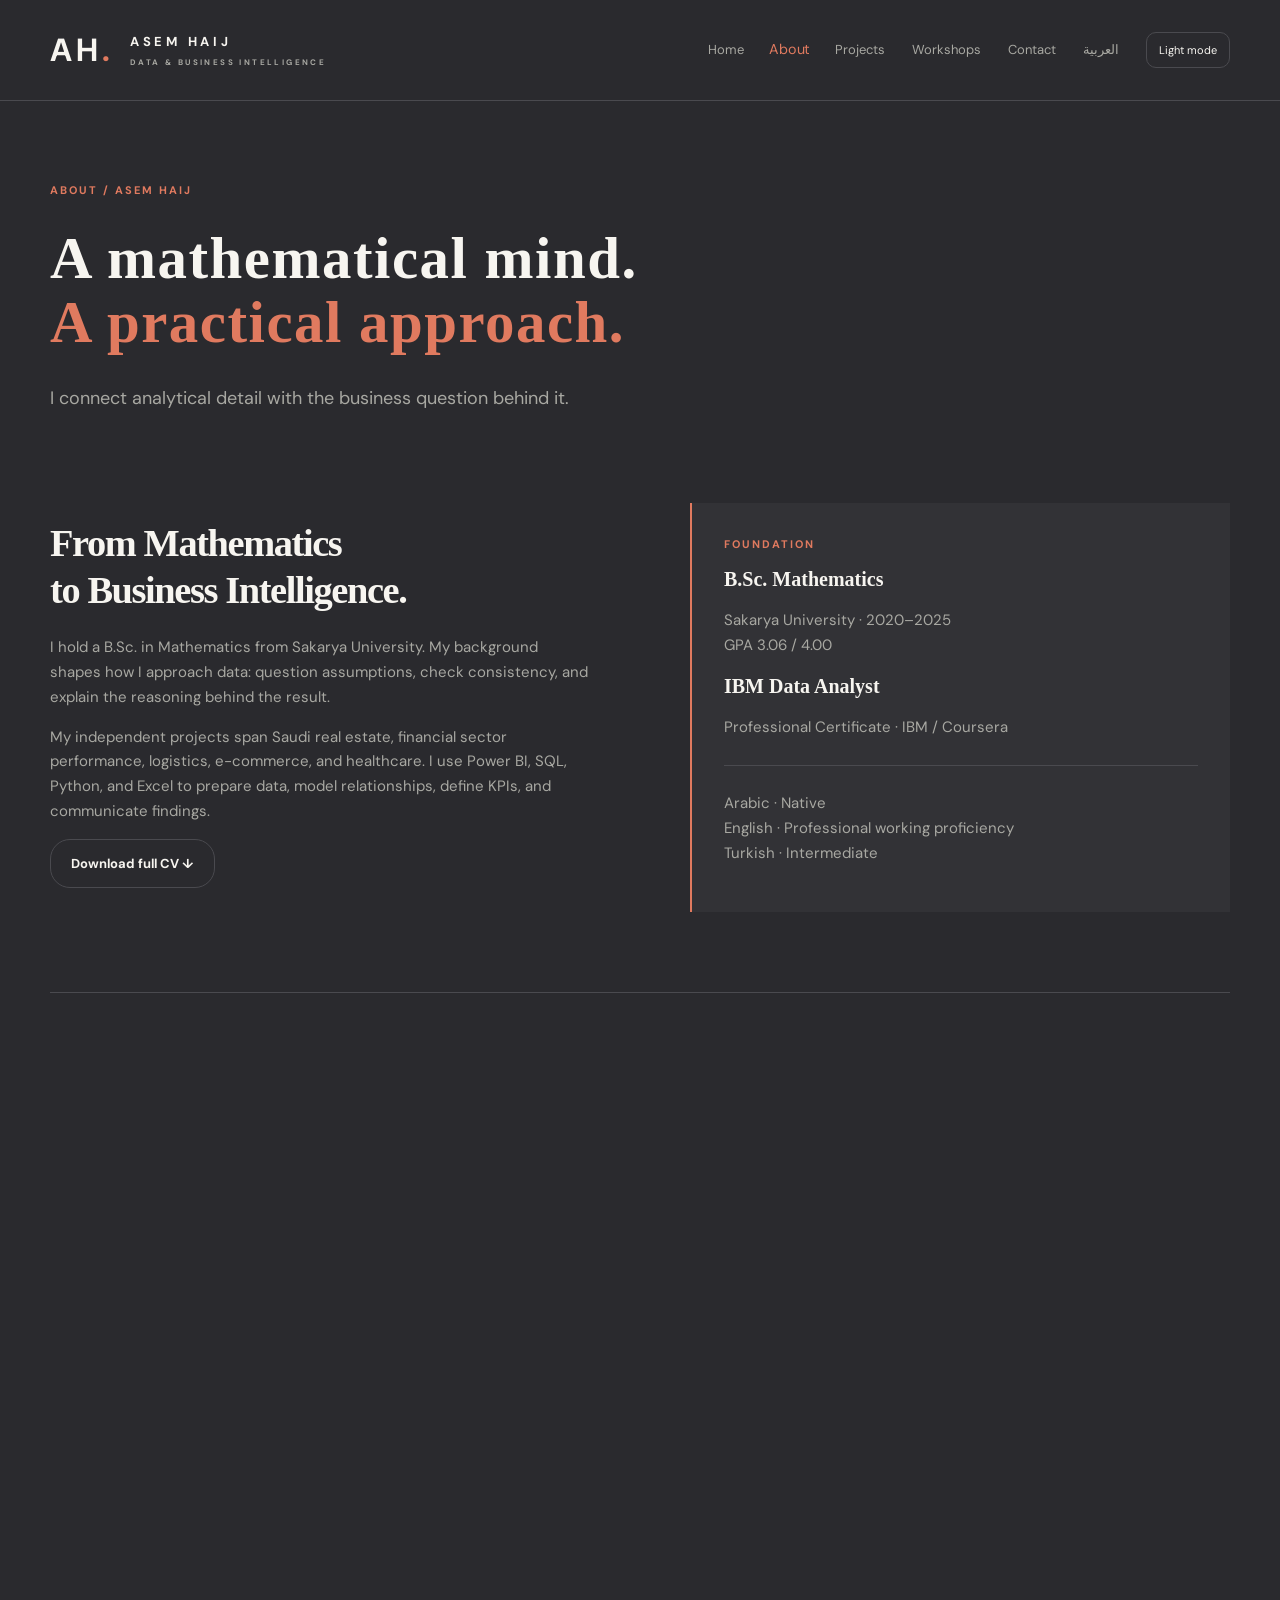
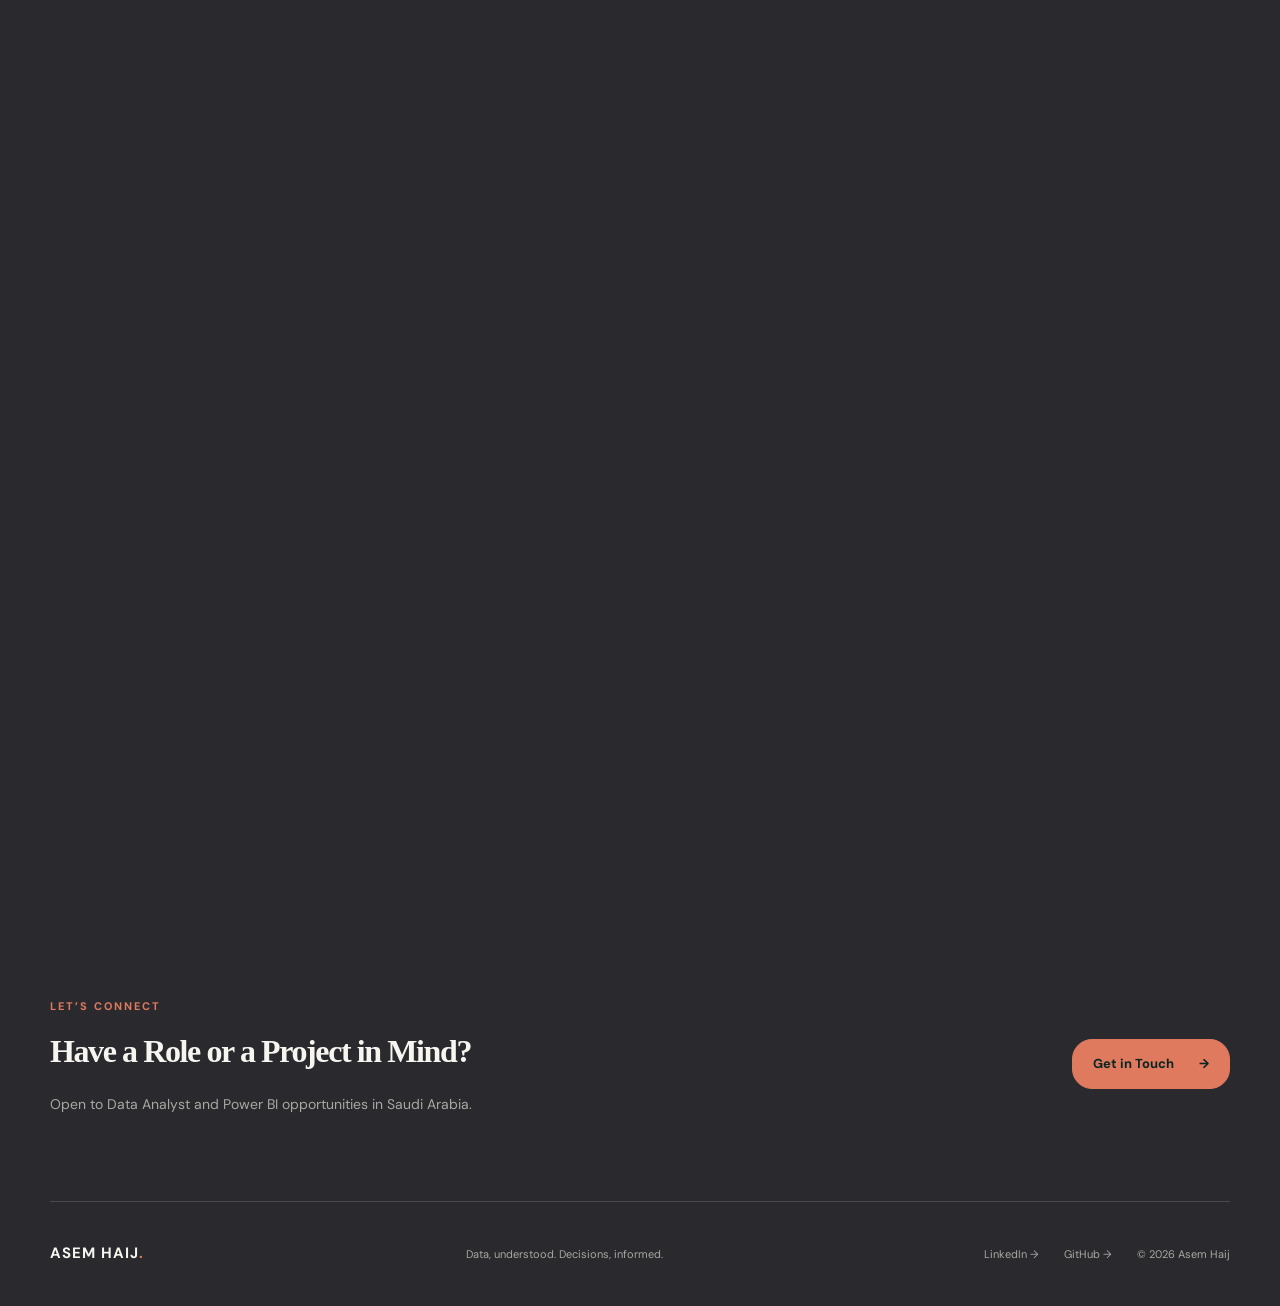
<file: about/about.html>
<!doctype html>
<html lang="en">
  <head>
    <meta charset="utf-8">
    <meta name="viewport" content="width=device-width, initial-scale=1">
    <title>About | Asem Haij</title>
    <meta
      name="description"
      content="Meet Asem Haij: mathematics graduate, data analyst, AQWAM Finance and Project Controls Manager, and EMC Programs Director."
    >
    <meta name="theme-color" content="#081923">

    <meta property="og:title" content="About | Asem Haij">
    <meta
      property="og:description"
      content="Meet Asem Haij: mathematics graduate, data analyst, AQWAM Finance and Project Controls Manager, and EMC Programs Director."
    >
    <meta property="og:type" content="website">
    <!-- Animate.css for simple animations -->
  <link rel="stylesheet" href="https://cdnjs.cloudflare.com/ajax/libs/animate.css/4.1.1/animate.min.css"/>


  <link rel="icon" href="/assets/favicon.svg" type="image/svg+xml">
  <link rel="stylesheet" href="/assets/site.css">
        <!-- في الـ <head> -->
<link href="https://unpkg.com/aos@2.3.1/dist/aos.css" rel="stylesheet">
  <script src="/assets/site.js" defer></script>
  </head>

  <body>
    <!-- Accessibility shortcut for keyboard users -->
    <a class="skip" href="#content">Skip to content</a>

    <!-- Global site header and primary navigation -->
    <header class="header">
      <nav class="wrap nav" aria-label="Main navigation">
        <a class="brand" href="/main/main.html" aria-label="Go to home page">
          <span class="monogram">AH<span>.</span></span>
          <span>
            ASEM HAIJ
            <small>DATA &amp; BUSINESS INTELLIGENCE</small>
          </span>
        </a>

        <button class="menu-toggle" aria-expanded="false" aria-controls="navigation">
          Menu <span aria-hidden="true">☰</span>
        </button>

        <div id="navigation" class="nav-links">
          <a href="/main/main.html">Home</a>
          <a href="/about/about.html" aria-current="page">About</a>
          <a href="/projects/projects.html">Projects</a>
          <a href="/blog/blog.html">Workshops</a>
          <a href="/contact/contact.html">Contact</a>
          <a href="/ar/about/about.html" class="lang-toggle" aria-label="Switch to Arabic version of the site">
            العربية
          </a>
          <button class="theme-toggle" type="button" aria-label="Switch color theme">
            Light mode
          </button>
        </div>
      </nav>
    </header>

    <main id="content">
      <!-- Intro section: short professional statement -->
      <section class="wrap page-intro" aria-labelledby="about-heading">
        <span class="eyebrow">ABOUT / ASEM HAIJ</span>
        <h1 id="about-heading">
          A mathematical mind.<br>
          <em>A practical approach.</em>
        </h1>
        <p class="intro">I connect analytical detail with the business question behind it.</p>
      </section>

      <!-- Profile summary and core academic foundation -->
      <section class="wrap split section about-top" aria-labelledby="profile-heading" data-aos="fade-up" data-aos-delay="200">
        <div>
          <h2 id="profile-heading">From Mathematics<br>to Business Intelligence.</h2>
          <p>
            I hold a B.Sc. in Mathematics from Sakarya University. My background shapes how I
            approach data: question assumptions, check consistency, and explain the reasoning
            behind the result.
          </p>
          <p>
            My independent projects span Saudi real estate, financial sector performance,
            logistics, e-commerce, and healthcare. I use Power BI, SQL, Python, and Excel to
            prepare data, model relationships, define KPIs, and communicate findings.
          </p>
          <a class="button secondary" href="/Asem_Haij_CV_Data_Analyst_Updated.docx" download>
            Download full CV ↓
          </a>
        </div>

        <div class="credentials" aria-label="Professional profile summary">
          <span class="eyebrow">FOUNDATION</span>
          <h3>B.Sc. Mathematics</h3>
          <p>
            Sakarya University · 2020–2025<br>
            GPA 3.06 / 4.00
          </p>

          <h3>IBM Data Analyst</h3>
          <p>Professional Certificate · IBM / Coursera</p>

          <hr>

          <p>
            Arabic · Native<br>
            English · Professional working proficiency<br>
            Turkish · Intermediate
          </p>
        </div>
      </section>

      <!-- Experience timeline highlighting key roles and responsibilities -->
      <section class="wrap section" aria-labelledby="experience-heading" data-aos="fade-up" data-aos-delay="200">
        <span class="eyebrow">EXPERIENCE</span>
        <h2 id="experience-heading">Building systems. Explaining results.</h2>

        <div class="timeline">
          <article>
            <div>
              <span class="meta">SEP 2026–PRESENT</span>
              <h3>AQWAM</h3>
            </div>
            <div>
              <h3>Finance and Project Controls Manager</h3>
              <p>
                Contributed to establishing the financial and project controls framework,
                including workflows, document templates, coding conventions, and structured
                records.
              </p>
              <p>
                Applied an Excel budget planning model to study project costs, allocate items
                across the project timeline, and identify cost responsibilities before
                execution. Recorded contract and counterparty information in the master
                register.
              </p>
            </div>
          </article>

          <article>
            <div>
              <span class="meta">MAY 2026–PRESENT · VOLUNTEER</span>
              <h3>EMC</h3>
            </div>
            <div>
              <h3>Programs Director</h3>
              <p>
                Manage training program operations, scheduling, coordination, and follow-up.
                Analyze participant evaluations and prepare monthly reports covering content,
                trainer and organization ratings, and improvement priorities.
              </p>
              <p>
                Delivered six data-focused workshops and contribute to developing Power BI and
                data courses.
              </p>
            </div>
          </article>

          <article>
            <div>
              <span class="meta">2023–2024</span>
              <h3>Azal International Company</h3>
            </div>
            <div>
              <h3>Accounting and Data Management Intern</h3>
              <p>
                Maintained financial records and expense reports in Excel, supporting
                reconciliation, validation, documentation, and periodic reporting.
              </p>
            </div>
          </article>

          <article>
            <div>
              <span class="meta">2021–2024</span>
              <h3>Mathematics tutoring</h3>
            </div>
            <div>
              <h3>University mathematics</h3>
              <p>
                Provided individual and group tutoring in calculus, algebra, numerical analysis, and advanced mathematics,
                developing a clear, structured approach to explaining technical concepts.
              </p>
            </div>
          </article>
        </div>
      </section>

      <!-- Skills section summarizing core tools and analytical strengths -->
      <section class="wrap section" aria-labelledby="skills-heading" data-aos="fade-up" data-aos-delay="200">
        <span class="eyebrow">SKILLS</span>
        <h2 id="skills-heading">Tools with a Purpose.</h2>

        <div class="skill-grid">
          <article>
            <h3>Business Intelligence</h3>
            <p>Power BI · DAX · Star-schema modeling · Time intelligence · Desktop and mobile dashboards</p>
          </article>

          <article>
            <h3>Data Preparation</h3>
            <p>SQL · Power Query · Excel · pandas · NumPy · Cleaning, validation, and reconciliation</p>
          </article>

          <article>
            <h3>Analytical Methods</h3>
            <p>KPI design · Financial ratios · Trend analysis · Benchmarking · RFM · K-Means</p>
          </article>
        </div>
      </section>

      <!-- Final call to action encouraging contact -->
      <section class="wrap cta" aria-labelledby="contact-heading">
        <div>
          <span class="eyebrow">LET’S CONNECT</span>
          <h2 id="contact-heading">Have a Role or a Project in Mind?</h2>
          <p>Open to Data Analyst and Power BI opportunities in Saudi Arabia.</p>
        </div>

        <a class="button" href="/contact/contact.html">
          Get in Touch <span aria-hidden="true">→</span>
        </a>
      </section>
    </main>

    <!-- Footer with brand and contact links -->
    <footer class="wrap footer">
      <a class="brand-name" href="/main/main.html">ASEM HAIJ<span>.</span></a>
      <p>Data, understood. Decisions, informed.</p>

      <div>
        <a href="https://www.linkedin.com/in/asem-haij-9797562a8" target="_blank" rel="noopener noreferrer">
          LinkedIn →
        </a>
        <a href="https://github.com/ProfASEM" target="_blank" rel="noopener noreferrer">
          GitHub →
        </a>
        <span>© <span data-year>2026</span> Asem Haij</span>
      </div>
    </footer>
        <!-- قبل نهاية <body> -->
<script src="https://unpkg.com/aos@2.3.1/dist/aos.js"></script>
<script>
  AOS.init();
</script>
  </body>
</html>
</file>
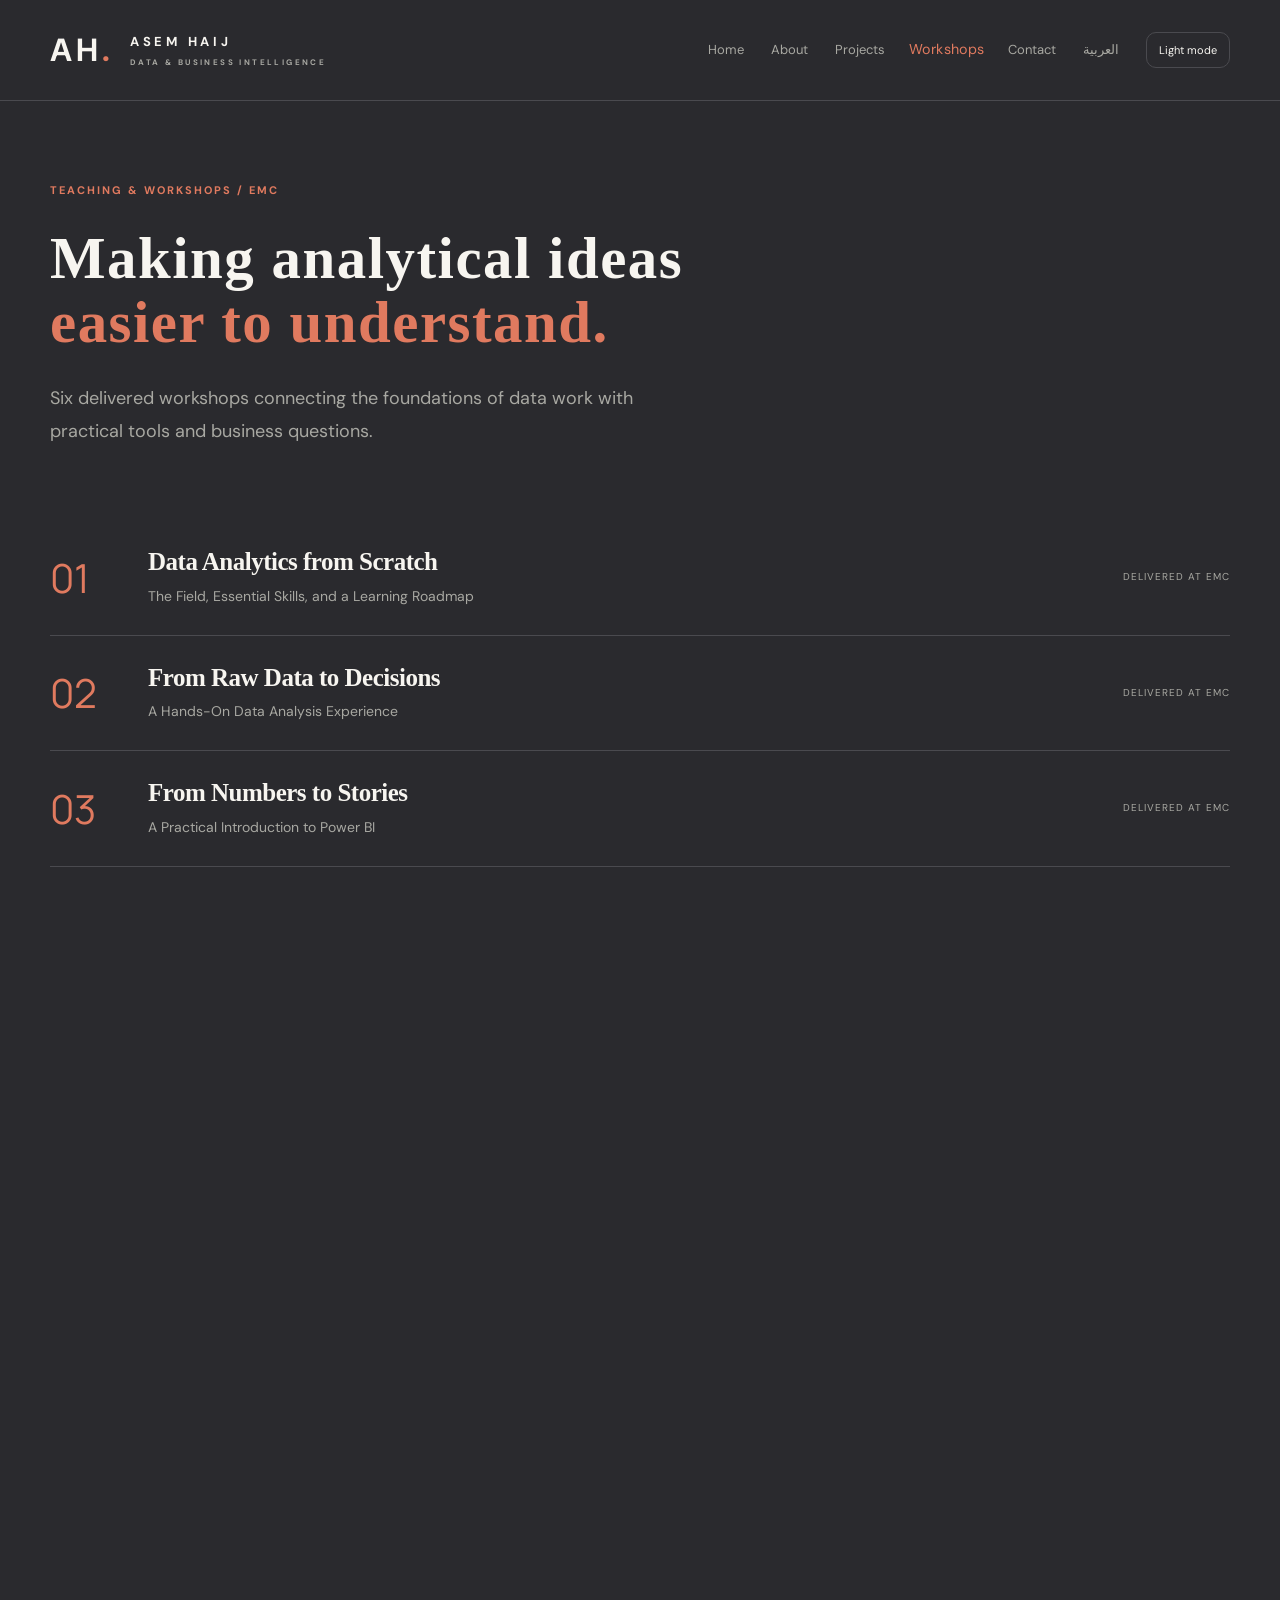
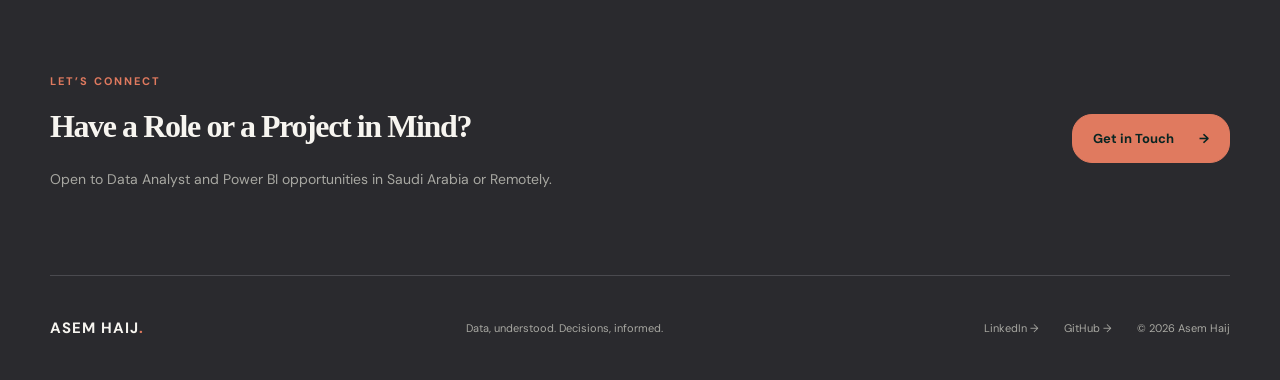
<file: blog/blog.html>
<!doctype html>
<html lang="en">
  <head>
    <meta charset="utf-8">
    <meta name="viewport" content="width=device-width, initial-scale=1">
    <title>Workshops | Asem Haij</title>
    <meta
      name="description"
      content="Six data workshops delivered by Asem Haij at EMC, covering analytics, Power BI, data engineering, data science, and KPIs."
    >
    <meta name="theme-color" content="#081923">

    <meta property="og:title" content="Workshops | Asem Haij">
    <meta
      property="og:description"
      content="Six data workshops delivered by Asem Haij at EMC, covering analytics, Power BI, data engineering, data science, and KPIs."
    >
    <meta property="og:type" content="website">
  <!-- Animate.css for simple animations -->
  <link rel="stylesheet" href="https://cdnjs.cloudflare.com/ajax/libs/animate.css/4.1.1/animate.min.css"/>

  <link rel="icon" href="/assets/favicon.svg" type="image/svg+xml">
  <link rel="stylesheet" href="/assets/site.css">
        <!-- في الـ <head> -->
<link href="https://unpkg.com/aos@2.3.1/dist/aos.css" rel="stylesheet">
  <script src="/assets/site.js" defer></script>
  </head>

  <body>
    <!-- Accessibility helper for keyboard users -->
    <a class="skip" href="#content">Skip to content</a>

    <!-- Global site header and navigation -->
    <header class="header">
      <nav class="wrap nav" aria-label="Main navigation">
        <a class="brand" href="/main/main.html" aria-label="Go to home page">
          <span class="monogram">AH<span>.</span></span>
          <span>
            ASEM HAIJ
            <small>DATA &amp; BUSINESS INTELLIGENCE</small>
          </span>
        </a>

        <button class="menu-toggle" aria-expanded="false" aria-controls="navigation">
          Menu <span aria-hidden="true">☰</span>
        </button>

        <div id="navigation" class="nav-links">
          <a href="/main/main.html">Home</a>
          <a href="/about/about.html">About</a>
          <a href="/projects/projects.html">Projects</a>
          <a href="/blog/blog.html" aria-current="page">Workshops</a>
          <a href="/contact/contact.html">Contact</a>
          <a href="/ar/blog/blog.html" class="lang-toggle" aria-label="Switch to Arabic version of the site">
            العربية
          </a>
          <button class="theme-toggle" type="button" aria-label="Switch color theme">
            Light mode
          </button>
        </div>
      </nav>
    </header>

    <main id="content">
      <!-- Intro section summarizing the teaching focus -->
      <section class="wrap page-intro" aria-labelledby="workshops-heading" data-aos="fade-up" data-aos-delay="300">
        <span class="eyebrow">TEACHING &amp; WORKSHOPS / EMC</span>
        <h1 id="workshops-heading">
          Making analytical ideas<br>
          <em>easier to understand.</em>
        </h1>
        <p class="intro">
          Six delivered workshops connecting the foundations of data work with practical tools
          and business questions.
        </p>
      </section>

      <!-- Workshop list highlighting the training topics delivered -->
      <section class="wrap section workshop-list" aria-label="Workshop list" >
        <article data-aos="fade-up" data-aos-delay="500">
          <span class="workshop-number">01</span>
          <div>
            <h2>Data Analytics from Scratch</h2>
            <p>The Field, Essential Skills, and a Learning Roadmap</p>
          </div>
          <span class="meta">DELIVERED AT EMC</span>
        </article>

        <article data-aos="fade-up" data-aos-delay="200">
          <span class="workshop-number">02</span>
          <div>
            <h2>From Raw Data to Decisions</h2>
            <p>A Hands-On Data Analysis Experience</p>
          </div>
          <span class="meta">DELIVERED AT EMC</span>
        </article>

        <article data-aos="fade-up" data-aos-delay="200">
          <span class="workshop-number">03</span>
          <div>
            <h2>From Numbers to Stories</h2>
            <p>A Practical Introduction to Power BI</p>
          </div>
          <span class="meta">DELIVERED AT EMC</span>
        </article>

        <article data-aos="fade-up" data-aos-delay="200">
          <span class="workshop-number">04</span>
          <div>
            <h2>Where Does Data Come From?</h2>
            <p>A Practical Introduction to Data Engineering</p>
          </div>
          <span class="meta">DELIVERED AT EMC</span>
        </article>

        <article data-aos="fade-up" data-aos-delay="200">
          <span class="workshop-number">05</span>
          <div>
            <h2>When Do We Need Data Science?</h2>
            <p>From Analysis to Prediction</p>
          </div>
          <span class="meta">DELIVERED AT EMC</span>
        </article>

        <article data-aos="fade-up" data-aos-delay="200">
          <span class="workshop-number">06</span>
          <div>
            <h2>How to Choose the Right KPIs</h2>
            <p>Choosing Measures for Your Industry</p>
          </div>
          <span class="meta">DELIVERED AT EMC</span>
        </article>
      </section>

      <!-- Development note for newer learning initiatives -->
      <section class="wrap development" aria-labelledby="development-heading" data-aos="fade-up" data-aos-delay="300">
        <span class="eyebrow">IN DEVELOPMENT</span>
        <h2 id="development-heading">more structured learning.</h2>
        <p>
          Currently contributing to the development of Power BI and data courses at EMC,
          alongside managing program operations and evaluation.
        </p>
        <a class="text-link" href="/contact/contact.html">Discuss training and collaboration →</a>
      </section>

      <!-- Final call to action -->
      <section class="wrap cta" aria-labelledby="workshop-contact-heading">
        <div>
          <span class="eyebrow">LET’S CONNECT</span>
          <h2 id="workshop-contact-heading">Have a Role or a Project in Mind?</h2>
          <p>Open to Data Analyst and Power BI opportunities in Saudi Arabia or Remotely.</p>
        </div>

        <a class="button" href="/contact/contact.html">
          Get in Touch <span aria-hidden="true">→</span>
        </a>
      </section>
    </main>

    <!-- Footer with brand and contact links -->
    <footer class="wrap footer">
      <a class="brand-name" href="/main/main.html">ASEM HAIJ<span>.</span></a>
      <p>Data, understood. Decisions, informed.</p>

      <div>
        <a href="https://www.linkedin.com/in/asem-haij-9797562a8" target="_blank" rel="noopener noreferrer">
          LinkedIn →
        </a>
        <a href="https://github.com/ProfASEM" target="_blank" rel="noopener noreferrer">
          GitHub →
        </a>
        <span>© <span data-year>2026</span> Asem Haij</span>
      </div>
    </footer>
        <!-- قبل نهاية <body> -->
<script src="https://unpkg.com/aos@2.3.1/dist/aos.js"></script>
<script>
  AOS.init();
</script>
  </body>
</html>
</file>
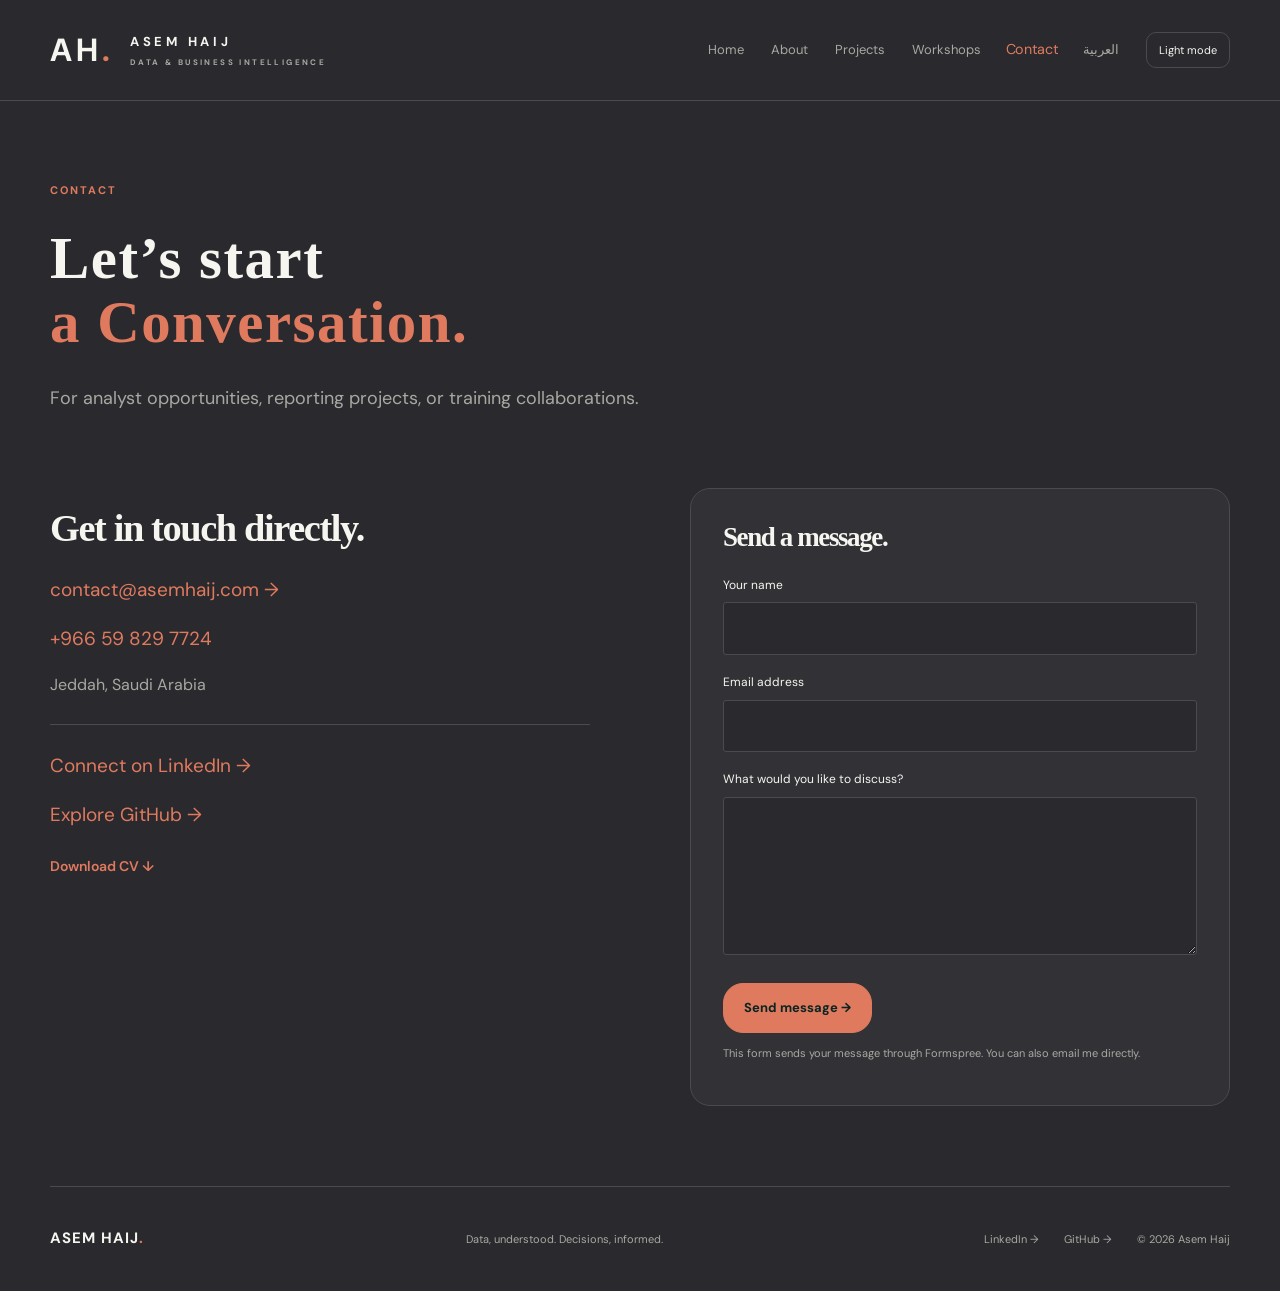
<file: contact/contact.html>
<!doctype html>
<html lang="en">
  <head>
    <meta charset="utf-8">
    <meta name="viewport" content="width=device-width, initial-scale=1">
    <title>Contact | Asem Haij</title>
    <meta
      name="description"
      content="Contact Asem Haij for Data Analyst and Power BI opportunities, reporting projects, and training collaborations in Saudi Arabia."
    >
    <meta name="theme-color" content="#081923">

    <meta property="og:title" content="Contact | Asem Haij">
    <meta
      property="og:description"
      content="Contact Asem Haij for Data Analyst and Power BI opportunities, reporting projects, and training collaborations in Saudi Arabia."
    >
    <meta property="og:type" content="website">
  <!-- Animate.css for simple animations -->
  <link rel="stylesheet" href="https://cdnjs.cloudflare.com/ajax/libs/animate.css/4.1.1/animate.min.css"/>

  <link rel="preconnect" href="https://fonts.gstatic.com" crossorigin>
  <link href="https://fonts.googleapis.com/css2?family=Montserrat:wght@300;400;500;600;700&display=swap" rel="stylesheet">

  <link rel="icon" href="/assets/favicon.svg" type="image/svg+xml">
  <link rel="stylesheet" href="/assets/site.css">
      <!-- في الـ <head> -->
<link href="https://unpkg.com/aos@2.3.1/dist/aos.css" rel="stylesheet">
  <script src="/assets/site.js" defer></script>
  </head>

  <body>
    <!-- Accessibility helper for keyboard users -->
    <a class="skip" href="#content">Skip to content</a>

    <!-- Global site header and navigation -->
    <header class="header">
      <nav class="wrap nav" aria-label="Main navigation">
        <a class="brand" href="/main/main.html" aria-label="Go to home page">
          <span class="monogram">AH<span>.</span></span>
          <span>
            ASEM HAIJ
            <small>DATA &amp; BUSINESS INTELLIGENCE</small>
          </span>
        </a>

        <button class="menu-toggle" aria-expanded="false" aria-controls="navigation">
          Menu <span aria-hidden="true">☰</span>
        </button>

        <div id="navigation" class="nav-links">
          <a href="/main/main.html">Home</a>
          <a href="/about/about.html">About</a>
          <a href="/projects/projects.html">Projects</a>
          <a href="/blog/blog.html">Workshops</a>
          <a href="/contact/contact.html" aria-current="page">Contact</a>
          <a href="/ar/contact/contact.html" class="lang-toggle" aria-label="Switch to Arabic version of the site">
            العربية
          </a>
          <button class="theme-toggle" type="button" aria-label="Switch color theme">
            Light mode
          </button>
        </div>
      </nav>
    </header>

    <main id="content">
      <!-- Intro section with contact intent -->
      <section class="wrap page-intro" aria-labelledby="contact-heading" data-aos="fade-up" data-aos-delay="300">
        <span class="eyebrow">CONTACT</span>
        <h1 id="contact-heading">
          Let’s start<br>
          <em>a Conversation.</em>
        </h1>
        <p class="intro">For analyst opportunities, reporting projects, or training collaborations.</p>
      </section>

      <!-- Contact details and message form -->
      <section class="wrap split section contact-layout" aria-labelledby="contact-methods-heading" data-aos="fade-up" data-aos-delay="500">
        <div class="contact-details">
          <h2 id="contact-methods-heading">Get in touch directly.</h2>
          <a href="mailto:contact@asemhaij.com">contact@asemhaij.com →</a>
          <a href="tel:+966598297724">+966 59 829 7724</a>
          <p>Jeddah, Saudi Arabia</p>

          <hr>

          <a href="https://www.linkedin.com/in/asem-haij-9797562a8" target="_blank" rel="noopener noreferrer">
            Connect on LinkedIn →
          </a>
          <a href="https://github.com/ProfASEM" target="_blank" rel="noopener noreferrer">
            Explore GitHub →
          </a>
          <a class="text-link" href="/Asem_Haij_CV_Data_Analyst_Updated.docx" download>
            Download CV ↓
          </a>
        </div>

        <form class="contact-form" method="POST" action="https://formspree.io/f/meoldqza">
          <h2>Send a message.</h2>

          <label for="name">Your name</label>
          <input id="name" name="name" autocomplete="name" required maxlength="150">

          <label for="email">Email address</label>
          <input id="email" type="email" name="email" autocomplete="email" required>

          <label for="message">What would you like to discuss?</label>
          <textarea id="message" name="message" rows="5" required maxlength="6000"></textarea>

          <button class="button" type="submit">Send message →</button>

          <p class="form-note">
            This form sends your message through Formspree. You can also email me directly.
          </p>
        </form>
      </section>
    </main>

    <!-- Footer with brand and contact links -->
    <footer class="wrap footer">
      <a class="brand-name" href="/main/main.html">ASEM HAIJ<span>.</span></a>
      <p>Data, understood. Decisions, informed.</p>

      <div>
        <a href="https://www.linkedin.com/in/asem-haij-9797562a8" target="_blank" rel="noopener noreferrer">
          LinkedIn →
        </a>
        <a href="https://github.com/ProfASEM" target="_blank" rel="noopener noreferrer">
          GitHub →
        </a>
        <span>© <span data-year>2026</span> Asem Haij</span>
      </div>
    </footer>
        <!-- قبل نهاية <body> -->
<script src="https://unpkg.com/aos@2.3.1/dist/aos.js"></script>
<script>
  AOS.init();
</script>
  </body>
</html>
</file>
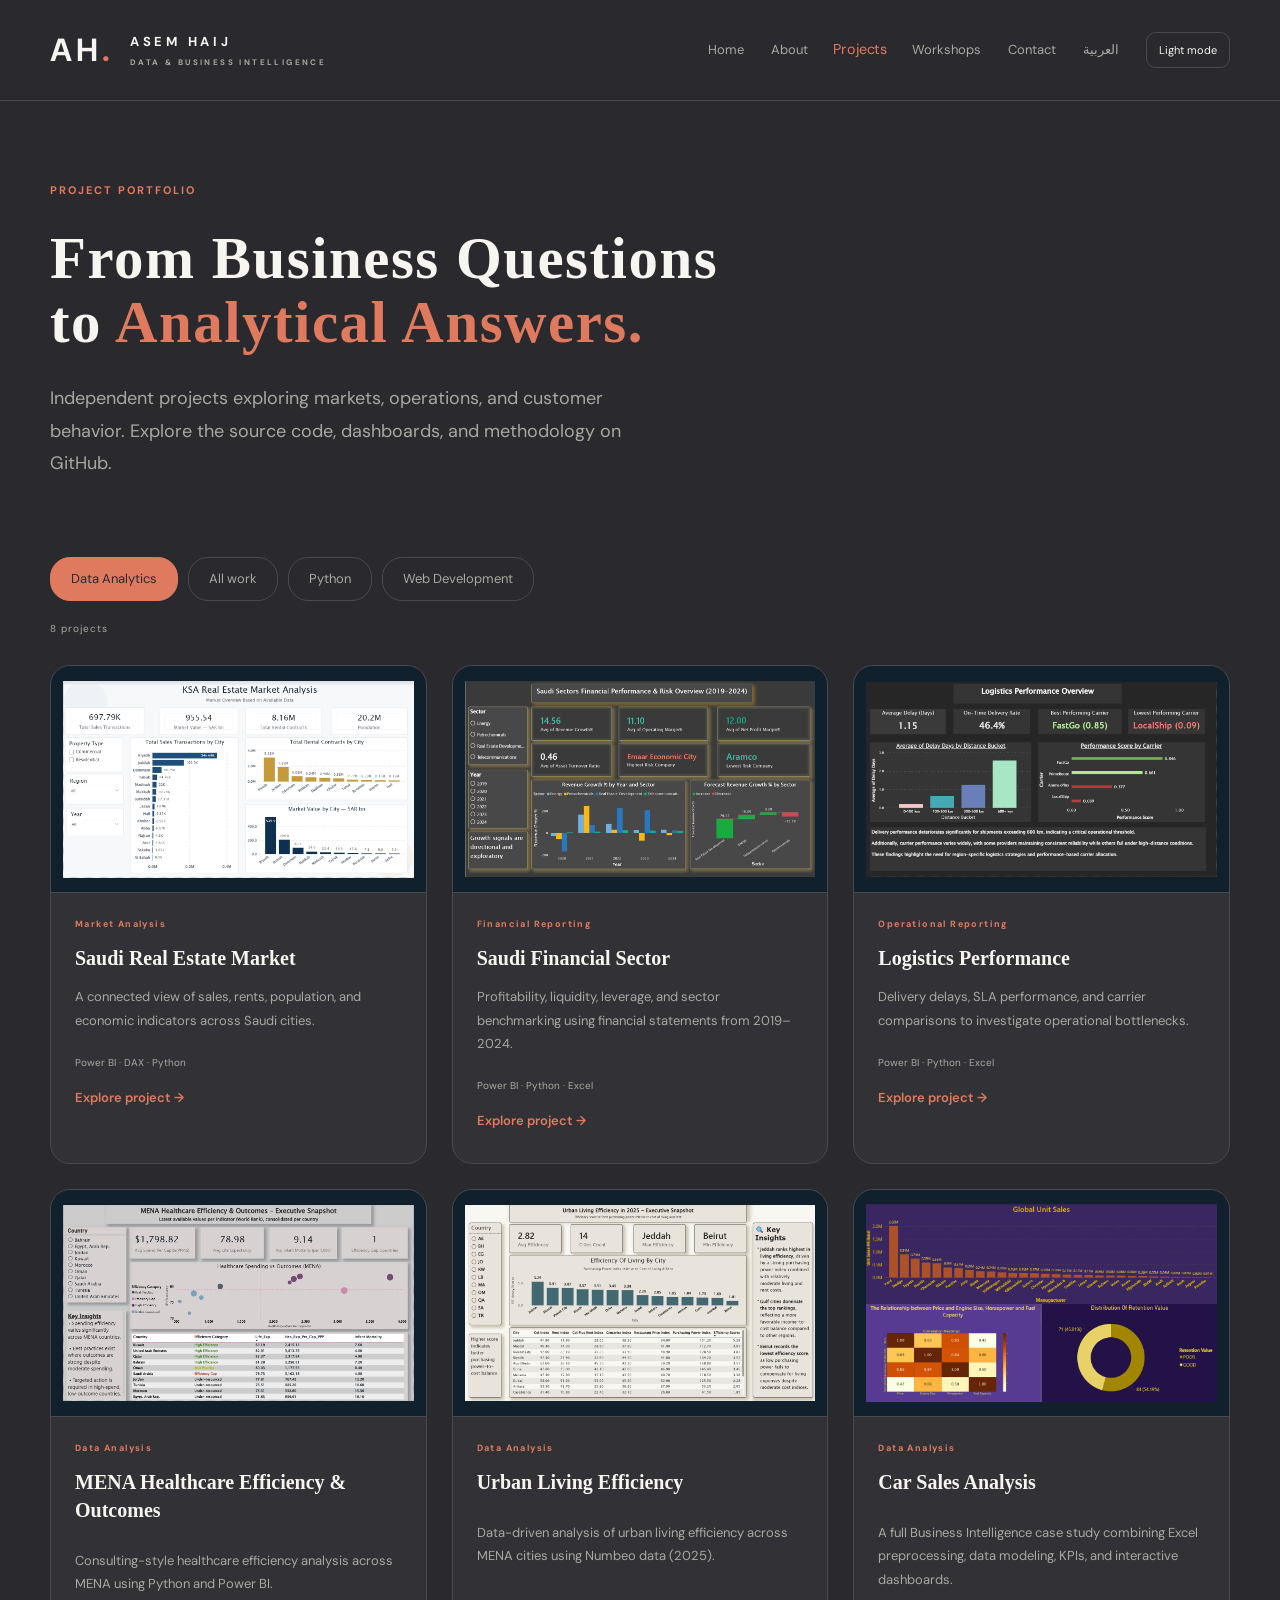
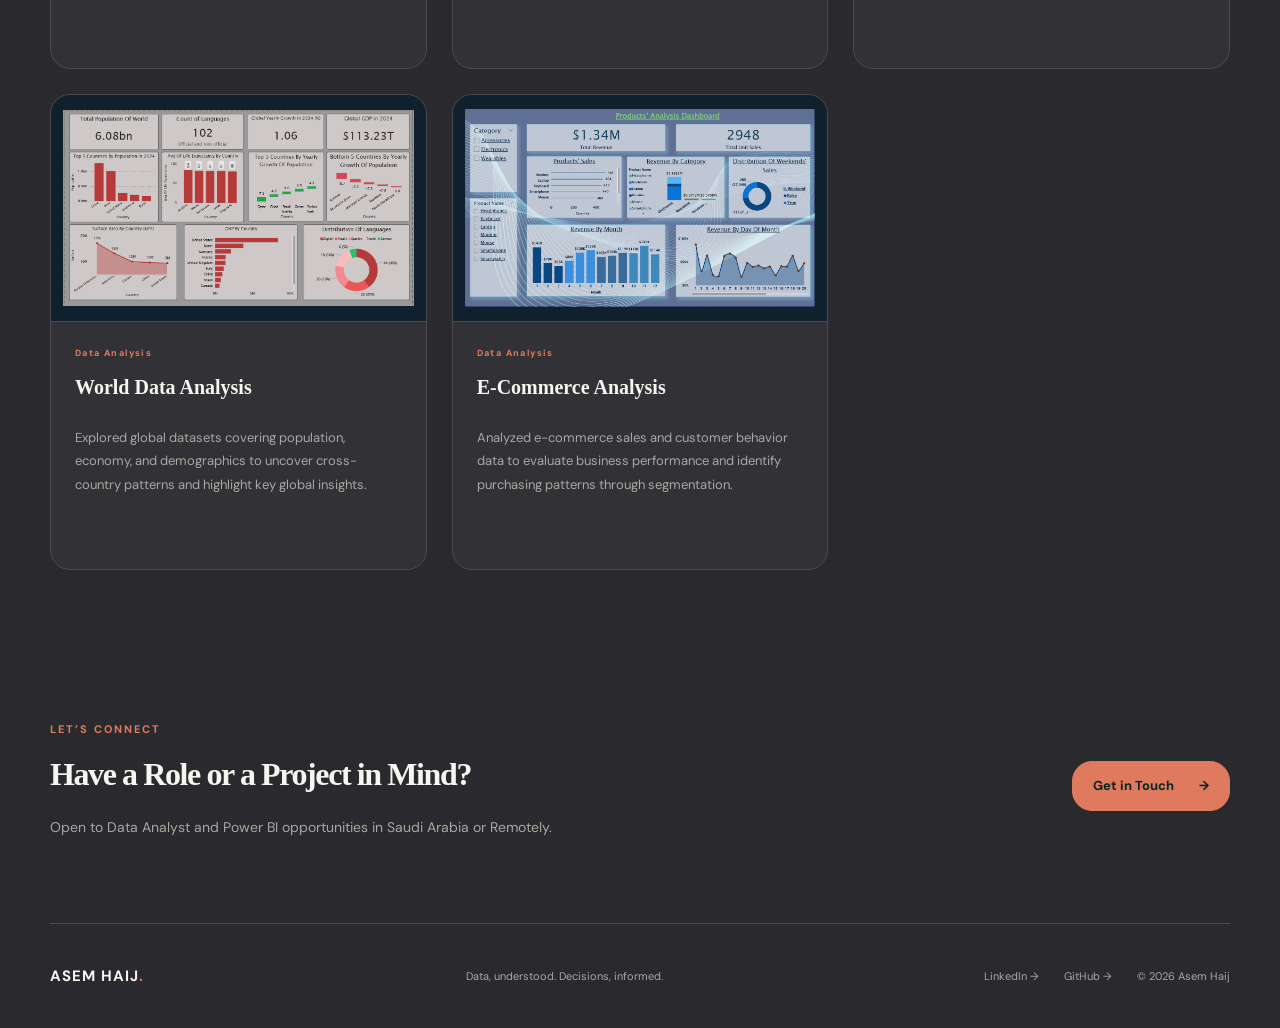
<file: projects/projects.html>
<!doctype html>
<html lang="en">
  <head>
    <meta charset="utf-8">
    <meta name="viewport" content="width=device-width, initial-scale=1">
    <title>Projects | Asem Haij</title>
    <meta
      name="description"
      content="Explore Asem Haij’s Power BI, Python, and SQL projects in Saudi real estate, finance, logistics, healthcare, and customer analysis."
    >
    <meta name="theme-color" content="#081923">

    <meta property="og:title" content="Projects | Asem Haij">
    <meta
      property="og:description"
      content="Explore Asem Haij’s Power BI, Python, and SQL projects in Saudi real estate, finance, logistics, healthcare, and customer analysis."
    >
    <meta property="og:type" content="website">
  <!-- Animate.css for simple animations -->
  <link rel="stylesheet" href="https://cdnjs.cloudflare.com/ajax/libs/animate.css/4.1.1/animate.min.css"/>

  <link rel="icon" href="/assets/favicon.svg" type="image/svg+xml">
  <link rel="stylesheet" href="/assets/site.css">
        <!-- في الـ <head> -->
<link href="https://unpkg.com/aos@2.3.1/dist/aos.css" rel="stylesheet">
   <script src="/assets/site.js" defer></script>
  </head>

  <body>
    <!-- Accessibility helper for keyboard users -->
    <a class="skip" href="#content">Skip to content</a>

    <!-- Global site header and primary navigation -->
    <header class="header">
      <nav class="wrap nav" aria-label="Main navigation">
        <a class="brand" href="/main/main.html" aria-label="Go to home page">
          <span class="monogram">AH<span>.</span></span>
          <span>
            ASEM HAIJ
            <small>DATA &amp; BUSINESS INTELLIGENCE</small>
          </span>
        </a>

        <button class="menu-toggle" aria-expanded="false" aria-controls="navigation">
          Menu <span aria-hidden="true">☰</span>
        </button>

        <div id="navigation" class="nav-links">
          <a href="/main/main.html">Home</a>
          <a href="/about/about.html">About</a>
          <a href="/projects/projects.html" aria-current="page">Projects</a>
          <a href="/blog/blog.html">Workshops</a>
          <a href="/contact/contact.html">Contact</a>
          <a href="/ar/projects/projects.html" class="lang-toggle" aria-label="Switch to Arabic version of the site">
            العربية
          </a>
          <button class="theme-toggle" type="button" aria-label="Switch color theme">
            Light mode
          </button>
        </div>
      </nav>
    </header>

    <main id="content">
      <!-- Intro section to describe the portfolio focus -->
      <section class="wrap page-intro" aria-labelledby="portfolio-heading" data-aos="fade-up" data-aos-delay="100">
        <span class="eyebrow">PROJECT PORTFOLIO</span>
        <h1 id="portfolio-heading">
          From Business Questions<br>
          to <em>Analytical Answers.</em>
        </h1>
        <p class="intro">
          Independent projects exploring markets, operations, and customer behavior. Explore the
          source code, dashboards, and methodology on GitHub.
        </p>
      </section>

      <!-- Project gallery with category filtering -->
      <section class="wrap section project-section" aria-labelledby="projects-gallery-heading" data-aos="fade-up" data-aos-delay="200">
        <div class="filters" aria-label="Filter projects">
          <button class="active" data-filter="Data Analysis" aria-pressed="true">Data Analytics</button>
          <button data-filter="all" aria-pressed="false">All work</button>
          <button data-filter="Python" aria-pressed="false">Python</button>
          <button data-filter="Web Development" aria-pressed="false">Web Development</button>
        </div>

        <p id="project-count" class="meta" aria-live="polite"></p>

        <div class="projects-grid" id="project-grid" aria-live="polite" data-aos="fade-up" data-aos-delay="300">
          <article class="project-card" data-category="Data Analysis">
            <a
              class="project-image"
              href="https://github.com/ProfASEM/ksa-real-estate-market-analysis"
              target="_blank"
              rel="noopener noreferrer"
            >
              <img
                src="/assets/real-estate.png"
                alt="Saudi Real Estate Market Power BI dashboard"
                loading="lazy"
              >
            </a>
            <div class="project-copy">
              <span class="eyebrow">Market Analysis</span>
              <h3>Saudi Real Estate Market</h3>
              <p>
                A connected view of sales, rents, population, and economic indicators across
                Saudi cities.
              </p>
              <p class="tools">Power BI · DAX · Python</p>
              <a
                class="text-link"
                href="https://github.com/ProfASEM/ksa-real-estate-market-analysis"
                target="_blank"
                rel="noopener noreferrer"
              >
                Explore project <span aria-hidden="true">→</span>
              </a>
            </div>
          </article>

          <article class="project-card" data-category="Data Analysis">
            <a
              class="project-image"
              href="https://github.com/ProfASEM/financial-saudi-market-analysis"
              target="_blank"
              rel="noopener noreferrer"
            >
              <img
                src="/assets/finance.png"
                alt="Saudi Financial Sector Power BI dashboard"
                loading="lazy"
              >
            </a>
            <div class="project-copy">
              <span class="eyebrow">Financial Reporting</span>
              <h3>Saudi Financial Sector</h3>
              <p>
                Profitability, liquidity, leverage, and sector benchmarking using financial
                statements from 2019–2024.
              </p>
              <p class="tools">Power BI · Python · Excel</p>
              <a
                class="text-link"
                href="https://github.com/ProfASEM/financial-saudi-market-analysis"
                target="_blank"
                rel="noopener noreferrer"
              >
                Explore project <span aria-hidden="true">→</span>
              </a>
            </div>
          </article>

          <article class="project-card" data-category="Data Analysis">
            <a
              class="project-image"
              href="https://github.com/ProfASEM/logistics-performance-analysis"
              target="_blank"
              rel="noopener noreferrer"
            >
              <img
                src="/assets/logistics.png"
                alt="Logistics Performance Power BI dashboard"
                loading="lazy"
              >
            </a>
            <div class="project-copy">
              <span class="eyebrow">Operational Reporting</span>
              <h3>Logistics Performance</h3>
              <p>
                Delivery delays, SLA performance, and carrier comparisons to investigate
                operational bottlenecks.
              </p>
              <p class="tools">Power BI · Python · Excel</p>
              <a
                class="text-link"
                href="https://github.com/ProfASEM/logistics-performance-analysis"
                target="_blank"
                rel="noopener noreferrer"
              >
                Explore project <span aria-hidden="true">→</span>
              </a>
            </div>
          </article>

          <article class="project-card compact" data-category="Data Analysis">
              <a
              class="project-image"
              href="https://github.com/ProfASEM/mena-healthcare-efficiency"
              target="_blank"
              rel="noopener noreferrer"
            >
              <img
                src="/assets/mena-healthcare.png"
                alt="MENA Healthcare Efficiency dashboard"
                loading="lazy"
              >
            </a>
            <div class="project-copy">
              <span class="eyebrow">Data Analysis</span>
              <h3>MENA Healthcare Efficiency &amp; Outcomes</h3>
              <p>
                Consulting-style healthcare efficiency analysis across MENA using Python and Power BI.
              </p>
              <a
                class="text-link"
                href="https://github.com/ProfASEM/mena-healthcare-efficiency"
                target="_blank"
                rel="noopener noreferrer"
              >
                Explore project →
              </a>
            </div>
          </article>

          <article class="project-card compact" data-category="Data Analysis">
              <a
              class="project-image"
              href="https://github.com/ProfASEM/urban-living-efficiency"
              target="_blank"
              rel="noopener noreferrer"
            >
              <img
                src="/assets/urban-efficiency.png"
                alt="Urban Living Efficiency dashboard"
                loading="lazy"
              >
            </a>
            <div class="project-copy">
              <span class="eyebrow">Data Analysis</span>
              <h3>Urban Living Efficiency</h3>
              <p>
                Data-driven analysis of urban living efficiency across MENA cities using Numbeo
                data (2025).
              </p>
              <a
                class="text-link"
                href="https://github.com/ProfASEM/urban-living-efficiency"
                target="_blank"
                rel="noopener noreferrer"
              >
                Explore project →
              </a>
            </div>
          </article>

          <article class="project-card compact" data-category="Data Analysis">
              <a
              class="project-image"
              href="https://github.com/ProfASEM/car-sales-analysis"
              target="_blank"
              rel="noopener noreferrer"
            >
              <img
                src="/assets/car-sales.png"
                alt="Car Sales Analysis dashboard"
                loading="lazy"
              >
            </a>
            <div class="project-copy">
              <span class="eyebrow">Data Analysis</span>
              <h3>Car Sales Analysis</h3>
              <p>
                A full Business Intelligence case study combining Excel preprocessing, data
                modeling, KPIs, and interactive dashboards.
              </p>
              <a
                class="text-link"
                href="https://github.com/ProfASEM/car-sales-analysis"
                target="_blank"
                rel="noopener noreferrer"
              >
                Explore project →
              </a>
            </div>
          </article>

          <article class="project-card compact" data-category="Data Analysis">
            <a
              class="project-image"
              href="https://github.com/ProfASEM/world-data-analysis"
              target="_blank"
              rel="noopener noreferrer"
            >
              <img
                src="/assets/world-analysis.png"
                alt="World Data Analysis dashboard"
                loading="lazy"
              >
            </a>
            <div class="project-copy">
              <span class="eyebrow">Data Analysis</span>
              <h3>World Data Analysis</h3>
              <p>
                Explored global datasets covering population, economy, and demographics to uncover
                cross-country patterns and highlight key global insights.
              </p>
              <a
                class="text-link"
                href="https://github.com/ProfASEM/world-data-analysis"
                target="_blank"
                rel="noopener noreferrer"
              >
                Explore project →
              </a>
            </div>
          </article>

          <article class="project-card compact" data-category="Data Analysis">
              <a
              class="project-image"
              href="https://github.com/ProfASEM/e-commerce-analysis"
              target="_blank"
              rel="noopener noreferrer"
            >
              <img
                src="/assets/e-commerce.png"
                alt="E-Commerce Analysis dashboard"
                loading="lazy"
              >
            </a>
            <div class="project-copy">
              <span class="eyebrow">Data Analysis</span>
              <h3>E-Commerce Analysis</h3>
              <p>
                Analyzed e-commerce sales and customer behavior data to evaluate business
                performance and identify purchasing patterns through segmentation.
              </p>
              <a
                class="text-link"
                href="https://github.com/ProfASEM/e-commerce-analysis"
                target="_blank"
                rel="noopener noreferrer"
              >
                Explore project →
              </a>
            </div>
          </article>

          <article class="project-card compact" data-category="Web Development">
            <div class="project-copy">
              <span class="eyebrow">Web Development</span>
              <h3>Scroll Page</h3>
              <p>Responsive scroll page.</p>
              <a
                class="text-link"
                href="https://github.com/ProfASEM/scrollpage"
                target="_blank"
                rel="noopener noreferrer"
              >
                Explore project →
              </a>
            </div>
          </article>

          <article class="project-card compact" data-category="Web Development">
            <div class="project-copy">
              <span class="eyebrow">Web Development</span>
              <h3>Menu Page</h3>
              <p>Restaurant menu page with English and Arabic versions and responsive layout.</p>
              <a
                class="text-link"
                href="https://github.com/ProfASEM/menu"
                target="_blank"
                rel="noopener noreferrer"
              >
                Explore project →
              </a>
            </div>
          </article>

          <article class="project-card compact" data-category="Python">
            <div class="project-copy">
              <span class="eyebrow">Python</span>
              <h3>Prime Numbers</h3>
              <p>A project that finds prime numbers between 1 and a user-defined limit.</p>
              <a
                class="text-link"
                href="https://github.com/ProfASEM/mini_projects/blob/main/primeNumber.py"
                target="_blank"
                rel="noopener noreferrer"
              >
                Explore project →
              </a>
            </div>
          </article>

          <article class="project-card compact" data-category="Python">
            <div class="project-copy">
              <span class="eyebrow">Python</span>
              <h3>Factorial</h3>
              <p>Basic project that calculates the factorial of a positive integer.</p>
              <a
                class="text-link"
                href="https://github.com/ProfASEM/mini_projects/blob/main/Factoriyel.py"
                target="_blank"
                rel="noopener noreferrer"
              >
                Explore project →
              </a>
            </div>
          </article>

          <article class="project-card compact" data-category="Python">
            <div class="project-copy">
              <span class="eyebrow">Python</span>
              <h3>Fibonacci &amp; Lucas Numbers</h3>
              <p>Basic project that evaluates any Fibonacci or Lucas number.</p>
              <a
                class="text-link"
                href="https://github.com/ProfASEM/mini_projects/blob/main/Fib%26Luc.py"
                target="_blank"
                rel="noopener noreferrer"
              >
                Explore project →
              </a>
            </div>
          </article>

          <article class="project-card compact" data-category="Web Development">
            <div class="project-copy">
              <span class="eyebrow">Web Development</span>
              <h3>Random Poem Page</h3>
              <p>
                A small page that generates random poems based on the number of paragraphs selected.
              </p>
              <a
                class="text-link"
                href="https://github.com/ProfASEM/random-poem-page"
                target="_blank"
                rel="noopener noreferrer"
              >
                Explore project →
              </a>
            </div>
          </article>

          <article class="project-card compact" data-category="Web Development">
            <div class="project-copy">
              <span class="eyebrow">Web Development</span>
              <h3>Home Page Online Shopping</h3>
              <p>A simple product-focused online shopping homepage.</p>
              <a
                class="text-link"
                href="https://github.com/ProfASEM/homepage-online-shopping"
                target="_blank"
                rel="noopener noreferrer"
              >
                Explore project →
              </a>
            </div>
          </article>

          <article class="project-card compact" data-category="Python">
            <div class="project-copy">
              <span class="eyebrow">Python</span>
              <h3>Permutations &amp; Combinations</h3>
              <p>A project that evaluates permutation and combination values.</p>
              <a
                class="text-link"
                href="https://github.com/ProfASEM/mini_projects/blob/main/Perm%26Comb.py"
                target="_blank"
                rel="noopener noreferrer"
              >
                Explore project →
              </a>
            </div>
          </article>

          <article class="project-card compact" data-category="Python">
            <div class="project-copy">
              <span class="eyebrow">Python</span>
              <h3>Vectors</h3>
              <p>A Python exercise exploring vector operations.</p>
              <a
                class="text-link"
                href="https://github.com/ProfASEM/mini_projects/blob/main/vectors.py"
                target="_blank"
                rel="noopener noreferrer"
              >
                Explore project →
              </a>
            </div>
          </article>

          <article class="project-card compact" data-category="Web Development">
            <div class="project-copy">
              <span class="eyebrow">Web Development</span>
              <h3>General Questions Page</h3>
              <p>
                A page of general questions with collapse behavior and dark/light mode support.
              </p>
              <a
                class="text-link"
                href="https://github.com/ProfASEM/general-questions-page"
                target="_blank"
                rel="noopener noreferrer"
              >
                Explore project →
              </a>
            </div>
          </article>
        </div>

        <noscript>
          <p>All projects are displayed. Enable JavaScript to filter them by category.</p>
        </noscript>
      </section>

      <!-- Final call to action -->
      <section class="wrap cta" aria-labelledby="connect-heading">
        <div>
          <span class="eyebrow">LET’S CONNECT</span>
          <h2 id="connect-heading">Have a Role or a Project in Mind?</h2>
          <p>Open to Data Analyst and Power BI opportunities in Saudi Arabia or Remotely.</p>
        </div>

        <a class="button" href="/contact/contact.html">
          Get in Touch <span aria-hidden="true">→</span>
        </a>
      </section>
    </main>

    <!-- Footer with brand and contact links -->
    <footer class="wrap footer">
      <a class="brand-name" href="/main/main.html">ASEM HAIJ<span>.</span></a>
      <p>Data, understood. Decisions, informed.</p>

      <div>
        <a href="https://www.linkedin.com/in/asem-haij-9797562a8" target="_blank" rel="noopener noreferrer">
          LinkedIn →
        </a>
        <a href="https://github.com/ProfASEM" target="_blank" rel="noopener noreferrer">
          GitHub →
        </a>
        <span>© <span data-year>2026</span> Asem Haij</span>
      </div>
    </footer>
        <!-- قبل نهاية <body> -->
<script src="https://unpkg.com/aos@2.3.1/dist/aos.js"></script>
<script>
  AOS.init();
</script>
  </body>
</html>
</file>
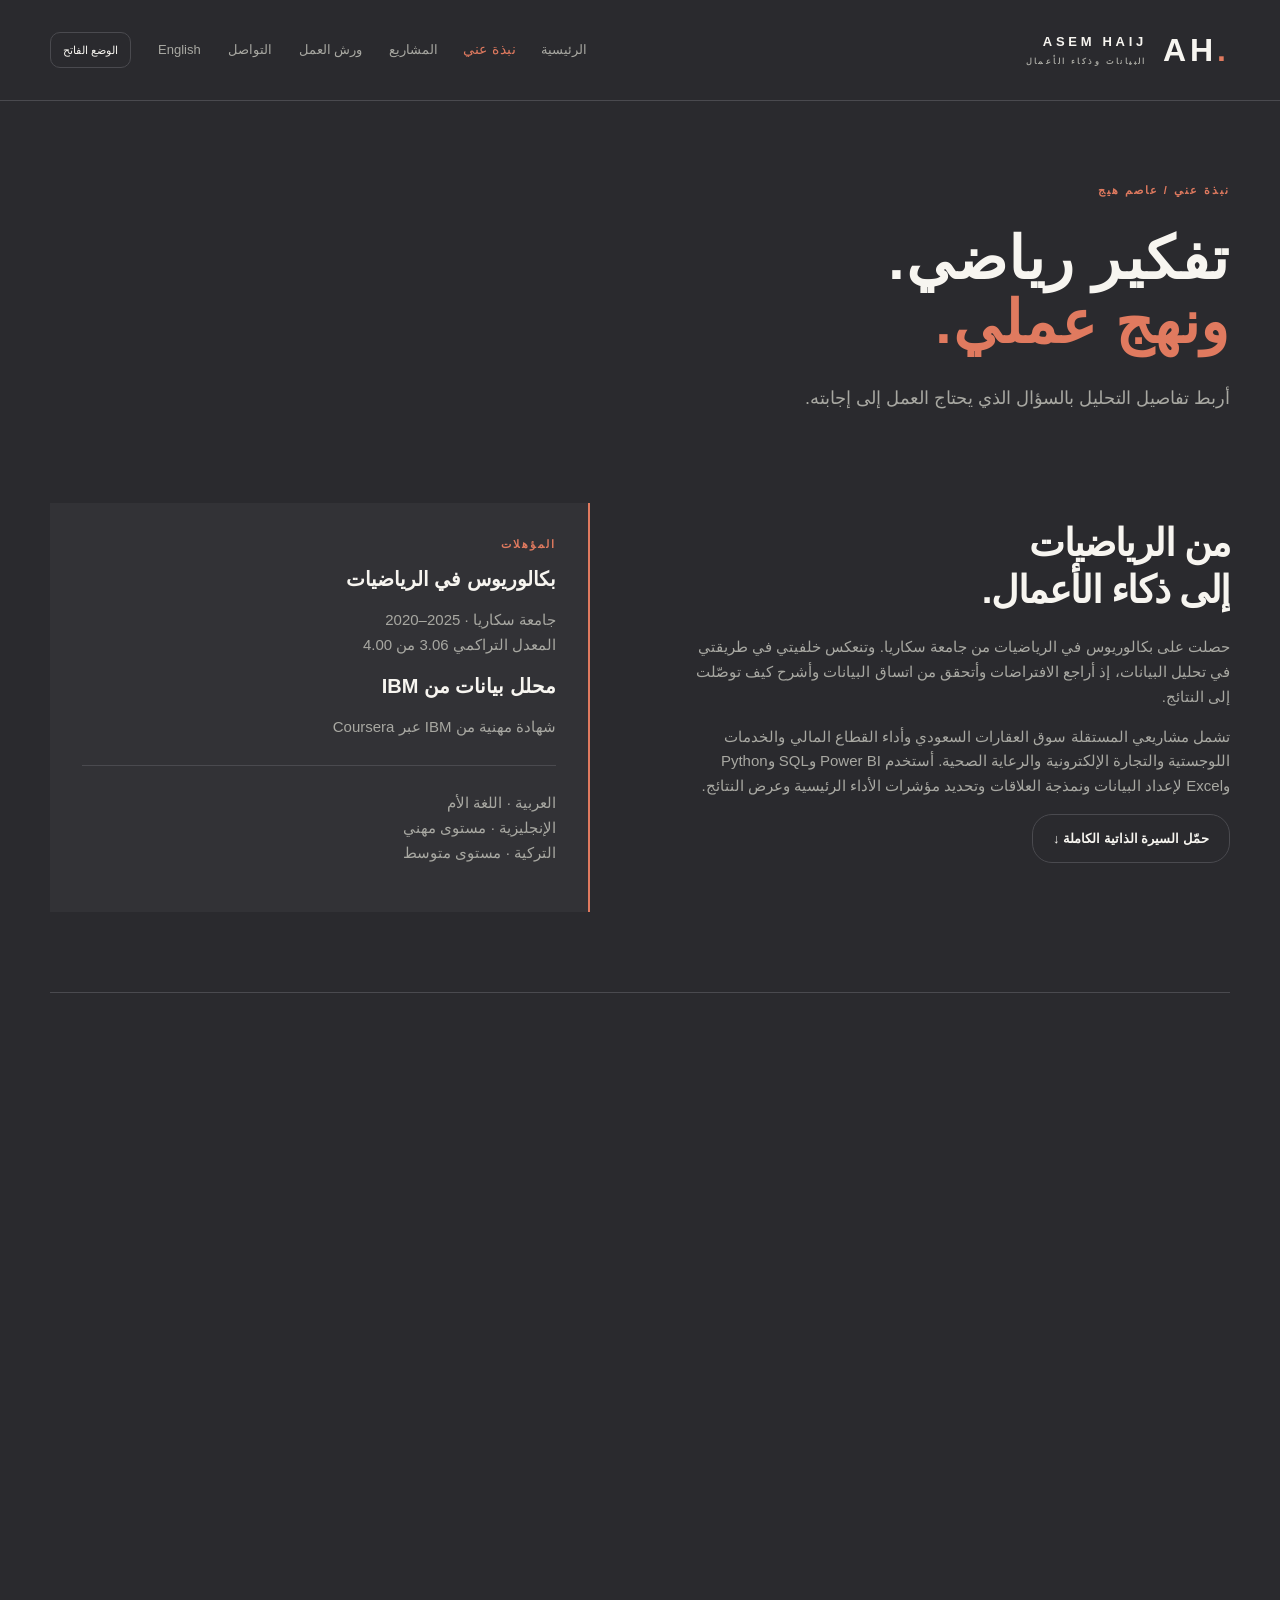
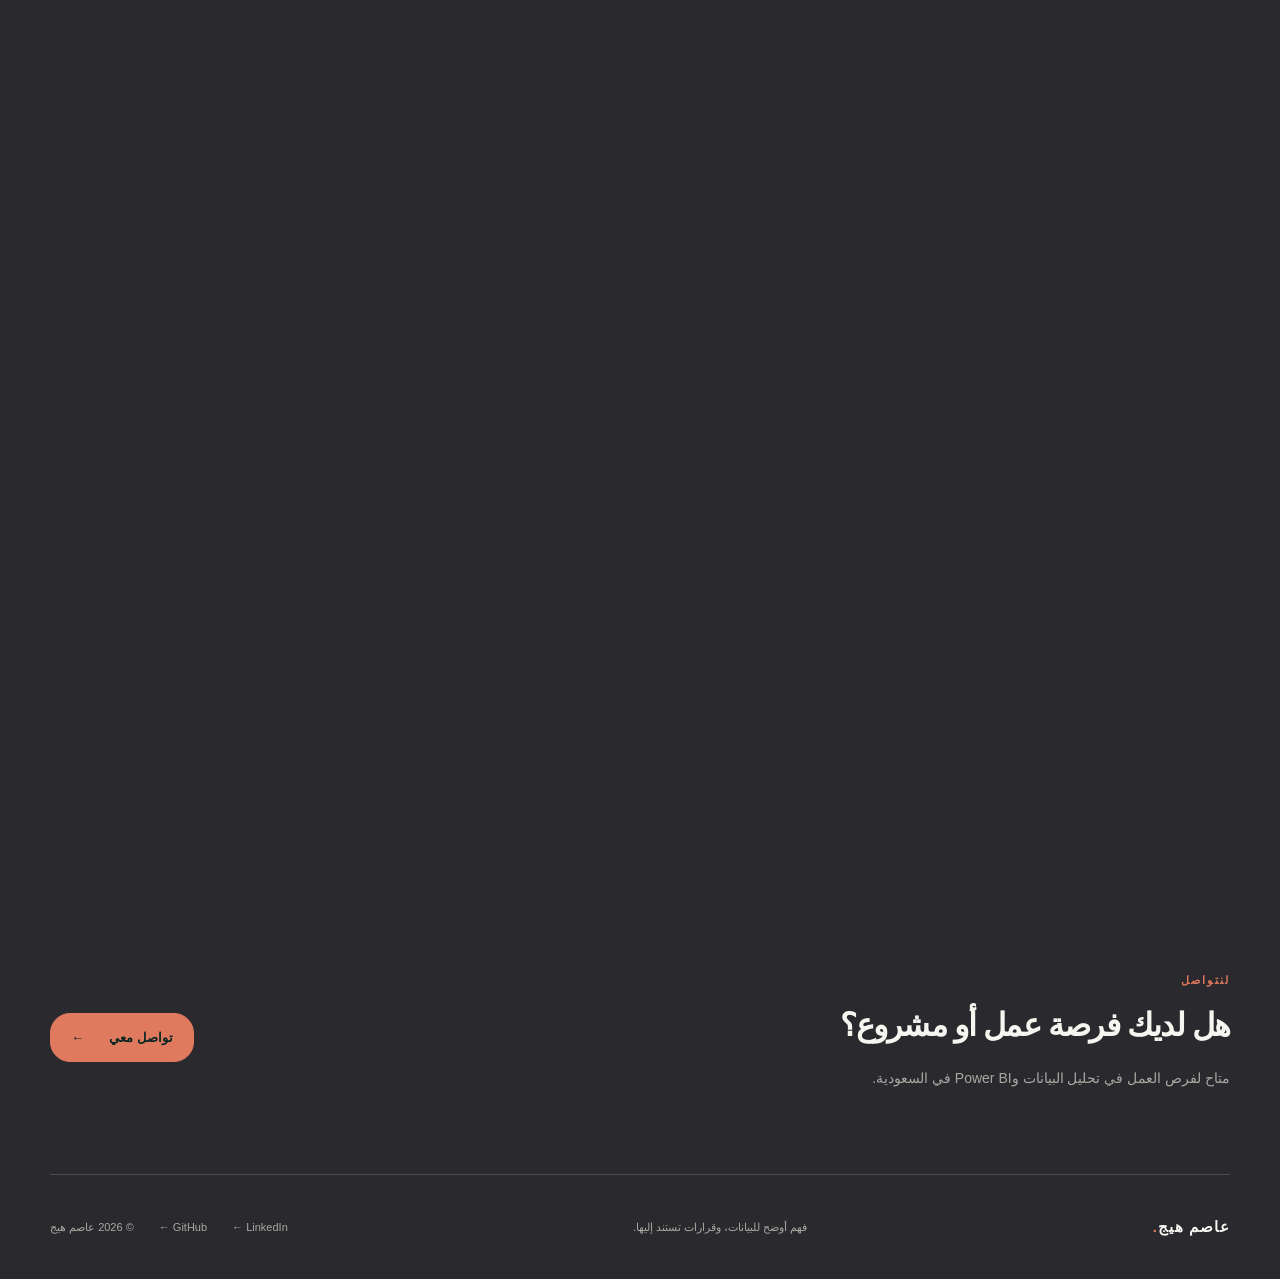
<file: ar/about/about.html>
<!doctype html>
<html lang="ar" dir="rtl">
  <head>
    <meta charset="utf-8">
    <meta name="viewport" content="width=device-width, initial-scale=1">
    <title>نبذة عني | عاصم هيج</title>
    <meta
      name="description"
      content="تعرّف على عاصم هيج، خريج رياضيات ومحلل بيانات ومدير الشؤون المالية وضبط المشاريع في AQWAM ومدير البرامج في EMC."
    >
    <meta name="theme-color" content="#081923">

    <meta property="og:title" content="نبذة عني | عاصم هيج">
    <meta
      property="og:description"
      content="تعرّف على عاصم هيج، خريج رياضيات ومحلل بيانات ومدير الشؤون المالية وضبط المشاريع في AQWAM ومدير البرامج في EMC."
    >
    <meta property="og:type" content="website">
    <!-- Animate.css for simple animations -->
  <link rel="stylesheet" href="https://cdnjs.cloudflare.com/ajax/libs/animate.css/4.1.1/animate.min.css"/>


  <link rel="icon" href="../../assets/favicon.svg" type="image/svg+xml">
  <link rel="stylesheet" href="../../assets/site.css">
        <!-- في الـ <head> -->
<link href="https://unpkg.com/aos@2.3.1/dist/aos.css" rel="stylesheet">
  <script src="../../assets/site.js" defer></script>
  </head>

  <body>
    <!-- Accessibility shortcut for keyboard users -->
    <a class="skip" href="#content">الانتقال إلى المحتوى</a>

    <!-- Global site header and primary navigation -->
    <header class="header">
      <nav class="wrap nav" aria-label="التنقل الرئيسي">
        <a class="brand" href="../main/main.html" aria-label="الذهاب إلى الصفحة الرئيسية">
          <span class="monogram" dir="ltr">AH<span>.</span></span>
          <span>
            <bdi dir="ltr" lang="en">ASEM HAIJ</bdi>
            <small>البيانات وذكاء الأعمال</small>
          </span>
        </a>

        <button class="menu-toggle" aria-expanded="false" aria-controls="navigation">
          القائمة <span aria-hidden="true">☰</span>
        </button>

        <div id="navigation" class="nav-links">
          <a href="../main/main.html">الرئيسية</a>
          <a href="about.html" aria-current="page">نبذة عني</a>
          <a href="../projects/projects.html">المشاريع</a>
          <a href="../blog/blog.html">ورش العمل</a>
          <a href="../contact/contact.html">التواصل</a>
          <a href="../../about/about.html" class="lang-toggle" aria-label="التبديل إلى النسخة الإنجليزية من الموقع">
            English
          </a>
          <button class="theme-toggle" type="button" aria-label="تبديل مظهر الألوان">
            الوضع الفاتح
          </button>
        </div>
      </nav>
    </header>

    <main id="content">
      <!-- Intro section: short professional statement -->
      <section class="wrap page-intro" aria-labelledby="about-heading">
        <span class="eyebrow">نبذة عني / عاصم هيج</span>
        <h1 id="about-heading">
          تفكير رياضي.<br>
          <em>ونهج عملي.</em>
        </h1>
        <p class="intro">أربط تفاصيل التحليل بالسؤال الذي يحتاج العمل إلى إجابته.</p>
      </section>

      <!-- Profile summary and core academic foundation -->
      <section class="wrap split section about-top" aria-labelledby="profile-heading" data-aos="fade-up" data-aos-delay="200">
        <div>
          <h2 id="profile-heading">من الرياضيات<br>إلى ذكاء الأعمال.</h2>
          <p>
            حصلت على بكالوريوس في الرياضيات من جامعة سكاريا. وتنعكس خلفيتي في طريقتي في تحليل
            البيانات، إذ أراجع الافتراضات وأتحقق من اتساق البيانات وأشرح كيف توصّلت إلى النتائج.
          </p>
          <p>
            تشمل مشاريعي المستقلة سوق العقارات السعودي وأداء القطاع المالي والخدمات اللوجستية
            والتجارة الإلكترونية والرعاية الصحية. أستخدم Power BI وSQL وPython وExcel لإعداد
            البيانات ونمذجة العلاقات وتحديد مؤشرات الأداء الرئيسية وعرض النتائج.
          </p>
          <a class="button secondary" href="../../Asem_Haij_CV_Data_Analyst_Updated.docx" download>
            حمّل السيرة الذاتية الكاملة ↓
          </a>
        </div>

        <div class="credentials" aria-label="ملخص الملف المهني">
          <span class="eyebrow">المؤهلات</span>
          <h3>بكالوريوس في الرياضيات</h3>
          <p>
            جامعة سكاريا · <bdi dir="ltr">2020–2025</bdi><br>
            المعدل التراكمي 3.06 من 4.00
          </p>

          <h3>محلل بيانات من IBM</h3>
          <p>شهادة مهنية من IBM عبر Coursera</p>

          <hr>

          <p>
            العربية · اللغة الأم<br>
            الإنجليزية · مستوى مهني<br>
            التركية · مستوى متوسط
          </p>
        </div>
      </section>

      <!-- Experience timeline highlighting key roles and responsibilities -->
      <section class="wrap section" aria-labelledby="experience-heading" data-aos="fade-up" data-aos-delay="200">
        <span class="eyebrow">الخبرة</span>
        <h2 id="experience-heading">أبني الأنظمة وأشرح النتائج.</h2>

        <div class="timeline">
          <article>
            <div>
              <span class="meta">سبتمبر 2026 إلى الآن</span>
              <h3>AQWAM</h3>
            </div>
            <div>
              <h3>مدير الشؤون المالية وضبط المشاريع</h3>
              <p>
                ساهمت في تأسيس إطار العمل المالي وضبط المشاريع، بما في ذلك إجراءات العمل وقوالب
                المستندات وقواعد الترميز وتنظيم السجلات.
              </p>
              <p>
                استخدمت نموذجًا لتخطيط الميزانيات في Excel لدراسة تكاليف المشاريع وتوزيع بنودها
                على الجدول الزمني وتحديد المسؤوليات عنها قبل التنفيذ. ووثّقت بيانات العقود
                والأطراف المتعاقدة في السجل الرئيسي.
              </p>
            </div>
          </article>

          <article>
            <div>
              <span class="meta">مايو 2026 إلى الآن · تطوّع</span>
              <h3>EMC</h3>
            </div>
            <div>
              <h3>مدير البرامج</h3>
              <p>
                أدير عمليات برامج التدريب وأتولى الجدولة والتنسيق والمتابعة. أحلّل تقييمات
                المشاركين وأعدّ تقارير شهرية تشمل تقييم المحتوى والمدرّبين والتنظيم، وتحدّد
                أولويات التحسين.
              </p>
              <p>
                قدّمت ست ورش في مجال البيانات، وأساهم في تطوير دورات في Power BI والبيانات.
              </p>
            </div>
          </article>

          <article>
            <div>
              <span class="meta"><bdi dir="ltr">2023–2024</bdi></span>
              <h3>شركة أزال الدولية</h3>
            </div>
            <div>
              <h3>متدرّب في المحاسبة وإدارة البيانات</h3>
              <p>
                تولّيت تحديث السجلات المالية وتقارير المصروفات في Excel، وساهمت في مطابقة
                البيانات والتحقق منها وتوثيقها وإعداد التقارير الدورية.
              </p>
            </div>
          </article>

          <article>
            <div>
              <span class="meta"><bdi dir="ltr">2021–2024</bdi></span>
              <h3>تدريس الرياضيات</h3>
            </div>
            <div>
              <h3>الرياضيات الجامعية</h3>
              <p>
                قدّمت دروسًا فردية وجماعية في التفاضل والتكامل والجبر والتحليل العددي والرياضيات
                المتقدمة، وطوّرت أسلوبًا واضحًا ومنظّمًا لشرح المفاهيم التقنية.
              </p>
            </div>
          </article>
        </div>
      </section>

      <!-- Skills section summarizing core tools and analytical strengths -->
      <section class="wrap section" aria-labelledby="skills-heading" data-aos="fade-up" data-aos-delay="200">
        <span class="eyebrow">المهارات</span>
        <h2 id="skills-heading">أدوات أستخدمها في التحليل.</h2>

        <div class="skill-grid">
          <article>
            <h3>ذكاء الأعمال</h3>
            <p>استخدام Power BI وDAX · النمذجة بالمخطط النجمي · التحليل الزمني · لوحات معلومات للحاسوب والهاتف</p>
          </article>

          <article>
            <h3>إعداد البيانات</h3>
            <p>استخدام SQL وPower Query وExcel وpandas وNumPy · تنظيف البيانات والتحقق منها ومطابقتها</p>
          </article>

          <article>
            <h3>أساليب التحليل</h3>
            <p>تصميم مؤشرات الأداء الرئيسية · النسب المالية · تحليل الاتجاهات · المقارنة المرجعية · تحليل RFM · التجميع بخوارزمية K-Means</p>
          </article>
        </div>
      </section>

      <!-- Final call to action encouraging contact -->
      <section class="wrap cta" aria-labelledby="contact-heading">
        <div>
          <span class="eyebrow">لنتواصل</span>
          <h2 id="contact-heading">هل لديك فرصة عمل أو مشروع؟</h2>
          <p>متاح لفرص العمل في تحليل البيانات وPower BI في السعودية.</p>
        </div>

        <a class="button" href="../contact/contact.html">
          تواصل معي <span aria-hidden="true">←</span>
        </a>
      </section>
    </main>

    <!-- Footer with brand and contact links -->
    <footer class="wrap footer">
      <a class="brand-name" href="../main/main.html">عاصم هيج<span>.</span></a>
      <p>فهم أوضح للبيانات، وقرارات تستند إليها.</p>

      <div>
        <a href="https://www.linkedin.com/in/asem-haij-9797562a8" target="_blank" rel="noopener noreferrer">
          LinkedIn ←
        </a>
        <a href="https://github.com/ProfASEM" target="_blank" rel="noopener noreferrer">
          GitHub ←
        </a>
        <span>© <span data-year>2026</span> عاصم هيج</span>
      </div>
    </footer>
        <!-- قبل نهاية <body> -->
<script src="https://unpkg.com/aos@2.3.1/dist/aos.js"></script>
<script>
  AOS.init();
</script>
  </body>
</html>
</file>
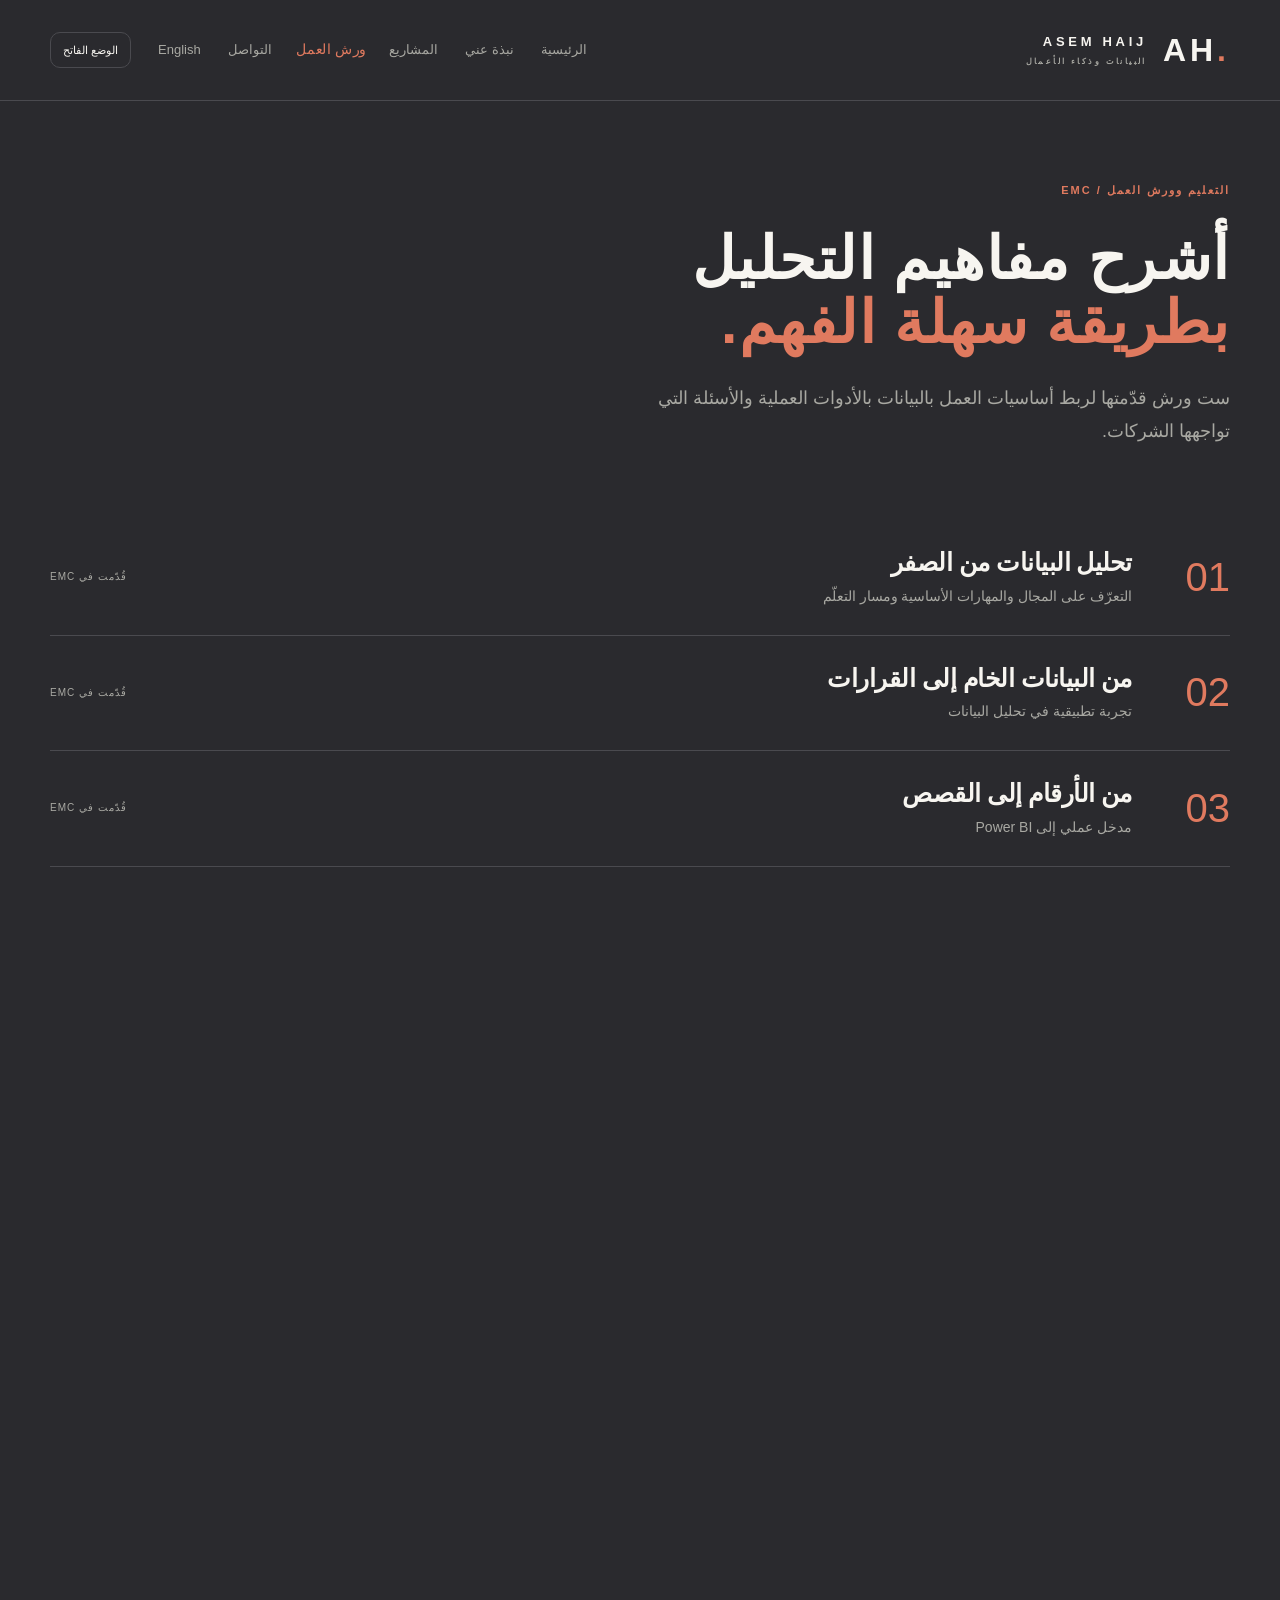
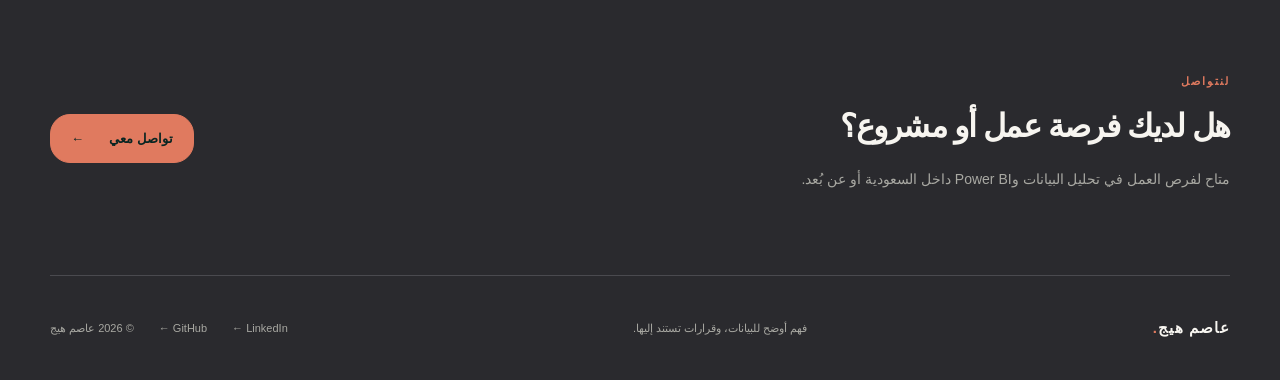
<file: ar/blog/blog.html>
<!doctype html>
<html lang="ar" dir="rtl">
  <head>
    <meta charset="utf-8">
    <meta name="viewport" content="width=device-width, initial-scale=1">
    <title>ورش العمل | عاصم هيج</title>
    <meta
      name="description"
      content="ست ورش قدّمها عاصم هيج في EMC تغطّي تحليل البيانات وPower BI وهندسة البيانات وعلم البيانات ومؤشرات الأداء الرئيسية."
    >
    <meta name="theme-color" content="#081923">

    <meta property="og:title" content="ورش العمل | عاصم هيج">
    <meta
      property="og:description"
      content="ست ورش قدّمها عاصم هيج في EMC تغطّي تحليل البيانات وPower BI وهندسة البيانات وعلم البيانات ومؤشرات الأداء الرئيسية."
    >
    <meta property="og:type" content="website">
  <!-- Animate.css for simple animations -->
  <link rel="stylesheet" href="https://cdnjs.cloudflare.com/ajax/libs/animate.css/4.1.1/animate.min.css"/>

  <link rel="icon" href="../../assets/favicon.svg" type="image/svg+xml">
  <link rel="stylesheet" href="../../assets/site.css">
        <!-- في الـ <head> -->
<link href="https://unpkg.com/aos@2.3.1/dist/aos.css" rel="stylesheet">
  <script src="../../assets/site.js" defer></script>
  </head>

  <body>
    <!-- Accessibility helper for keyboard users -->
    <a class="skip" href="#content">الانتقال إلى المحتوى</a>

    <!-- Global site header and navigation -->
    <header class="header">
      <nav class="wrap nav" aria-label="التنقل الرئيسي">
        <a class="brand" href="../main/main.html" aria-label="الذهاب إلى الصفحة الرئيسية">
          <span class="monogram" dir="ltr">AH<span>.</span></span>
          <span>
            <bdi dir="ltr" lang="en">ASEM HAIJ</bdi>
            <small>البيانات وذكاء الأعمال</small>
          </span>
        </a>

        <button class="menu-toggle" aria-expanded="false" aria-controls="navigation">
          القائمة <span aria-hidden="true">☰</span>
        </button>

        <div id="navigation" class="nav-links">
          <a href="../main/main.html">الرئيسية</a>
          <a href="../about/about.html">نبذة عني</a>
          <a href="../projects/projects.html">المشاريع</a>
          <a href="blog.html" aria-current="page">ورش العمل</a>
          <a href="../contact/contact.html">التواصل</a>
          <a href="../../blog/blog.html" class="lang-toggle" aria-label="التبديل إلى النسخة الإنجليزية من الموقع">
            English
          </a>
          <button class="theme-toggle" type="button" aria-label="تبديل مظهر الألوان">
            الوضع الفاتح
          </button>
        </div>
      </nav>
    </header>

    <main id="content">
      <!-- Intro section summarizing the teaching focus -->
      <section class="wrap page-intro" aria-labelledby="workshops-heading" data-aos="fade-up" data-aos-delay="300">
        <span class="eyebrow">التعليم وورش العمل / EMC</span>
        <h1 id="workshops-heading">
          أشرح مفاهيم التحليل<br>
          <em>بطريقة سهلة الفهم.</em>
        </h1>
        <p class="intro">
          ست ورش قدّمتها لربط أساسيات العمل بالبيانات بالأدوات العملية والأسئلة التي تواجهها
          الشركات.
        </p>
      </section>

      <!-- Workshop list highlighting the training topics delivered -->
      <section class="wrap section workshop-list" aria-label="قائمة ورش العمل" >
        <article data-aos="fade-up" data-aos-delay="500">
          <span class="workshop-number">01</span>
          <div>
            <h2>تحليل البيانات من الصفر</h2>
            <p>التعرّف على المجال والمهارات الأساسية ومسار التعلّم</p>
          </div>
          <span class="meta">قُدّمت في EMC</span>
        </article>

        <article data-aos="fade-up" data-aos-delay="200">
          <span class="workshop-number">02</span>
          <div>
            <h2>من البيانات الخام إلى القرارات</h2>
            <p>تجربة تطبيقية في تحليل البيانات</p>
          </div>
          <span class="meta">قُدّمت في EMC</span>
        </article>

        <article data-aos="fade-up" data-aos-delay="200">
          <span class="workshop-number">03</span>
          <div>
            <h2>من الأرقام إلى القصص</h2>
            <p>مدخل عملي إلى Power BI</p>
          </div>
          <span class="meta">قُدّمت في EMC</span>
        </article>

        <article data-aos="fade-up" data-aos-delay="200">
          <span class="workshop-number">04</span>
          <div>
            <h2>من أين تأتي البيانات؟</h2>
            <p>مدخل عملي إلى هندسة البيانات</p>
          </div>
          <span class="meta">قُدّمت في EMC</span>
        </article>

        <article data-aos="fade-up" data-aos-delay="200">
          <span class="workshop-number">05</span>
          <div>
            <h2>متى نحتاج إلى علم البيانات؟</h2>
            <p>من التحليل إلى التنبؤ</p>
          </div>
          <span class="meta">قُدّمت في EMC</span>
        </article>

        <article data-aos="fade-up" data-aos-delay="200">
          <span class="workshop-number">06</span>
          <div>
            <h2>كيف تختار مؤشرات الأداء المناسبة؟</h2>
            <p>اختيار مقاييس تناسب قطاعك</p>
          </div>
          <span class="meta">قُدّمت في EMC</span>
        </article>
      </section>

      <!-- Development note for newer learning initiatives -->
      <section class="wrap development" aria-labelledby="development-heading" data-aos="fade-up" data-aos-delay="300">
        <span class="eyebrow">قيد التطوير</span>
        <h2 id="development-heading">تعلّم أكثر تنظيمًا.</h2>
        <p>
          أساهم حاليًا في تطوير دورات في Power BI والبيانات لدى EMC، إلى جانب إدارة عمليات
          البرامج وتقييمها.
        </p>
        <a class="text-link" href="../contact/contact.html">لنتحدث عن التدريب والتعاون ←</a>
      </section>

      <!-- Final call to action -->
      <section class="wrap cta" aria-labelledby="workshop-contact-heading">
        <div>
          <span class="eyebrow">لنتواصل</span>
          <h2 id="workshop-contact-heading">هل لديك فرصة عمل أو مشروع؟</h2>
          <p>متاح لفرص العمل في تحليل البيانات وPower BI داخل السعودية أو عن بُعد.</p>
        </div>

        <a class="button" href="../contact/contact.html">
          تواصل معي <span aria-hidden="true">←</span>
        </a>
      </section>
    </main>

    <!-- Footer with brand and contact links -->
    <footer class="wrap footer">
      <a class="brand-name" href="../main/main.html">عاصم هيج<span>.</span></a>
      <p>فهم أوضح للبيانات، وقرارات تستند إليها.</p>

      <div>
        <a href="https://www.linkedin.com/in/asem-haij-9797562a8" target="_blank" rel="noopener noreferrer">
          LinkedIn ←
        </a>
        <a href="https://github.com/ProfASEM" target="_blank" rel="noopener noreferrer">
          GitHub ←
        </a>
        <span>© <span data-year>2026</span> عاصم هيج</span>
      </div>
    </footer>
        <!-- قبل نهاية <body> -->
<script src="https://unpkg.com/aos@2.3.1/dist/aos.js"></script>
<script>
  AOS.init();
</script>
  </body>
</html>
</file>
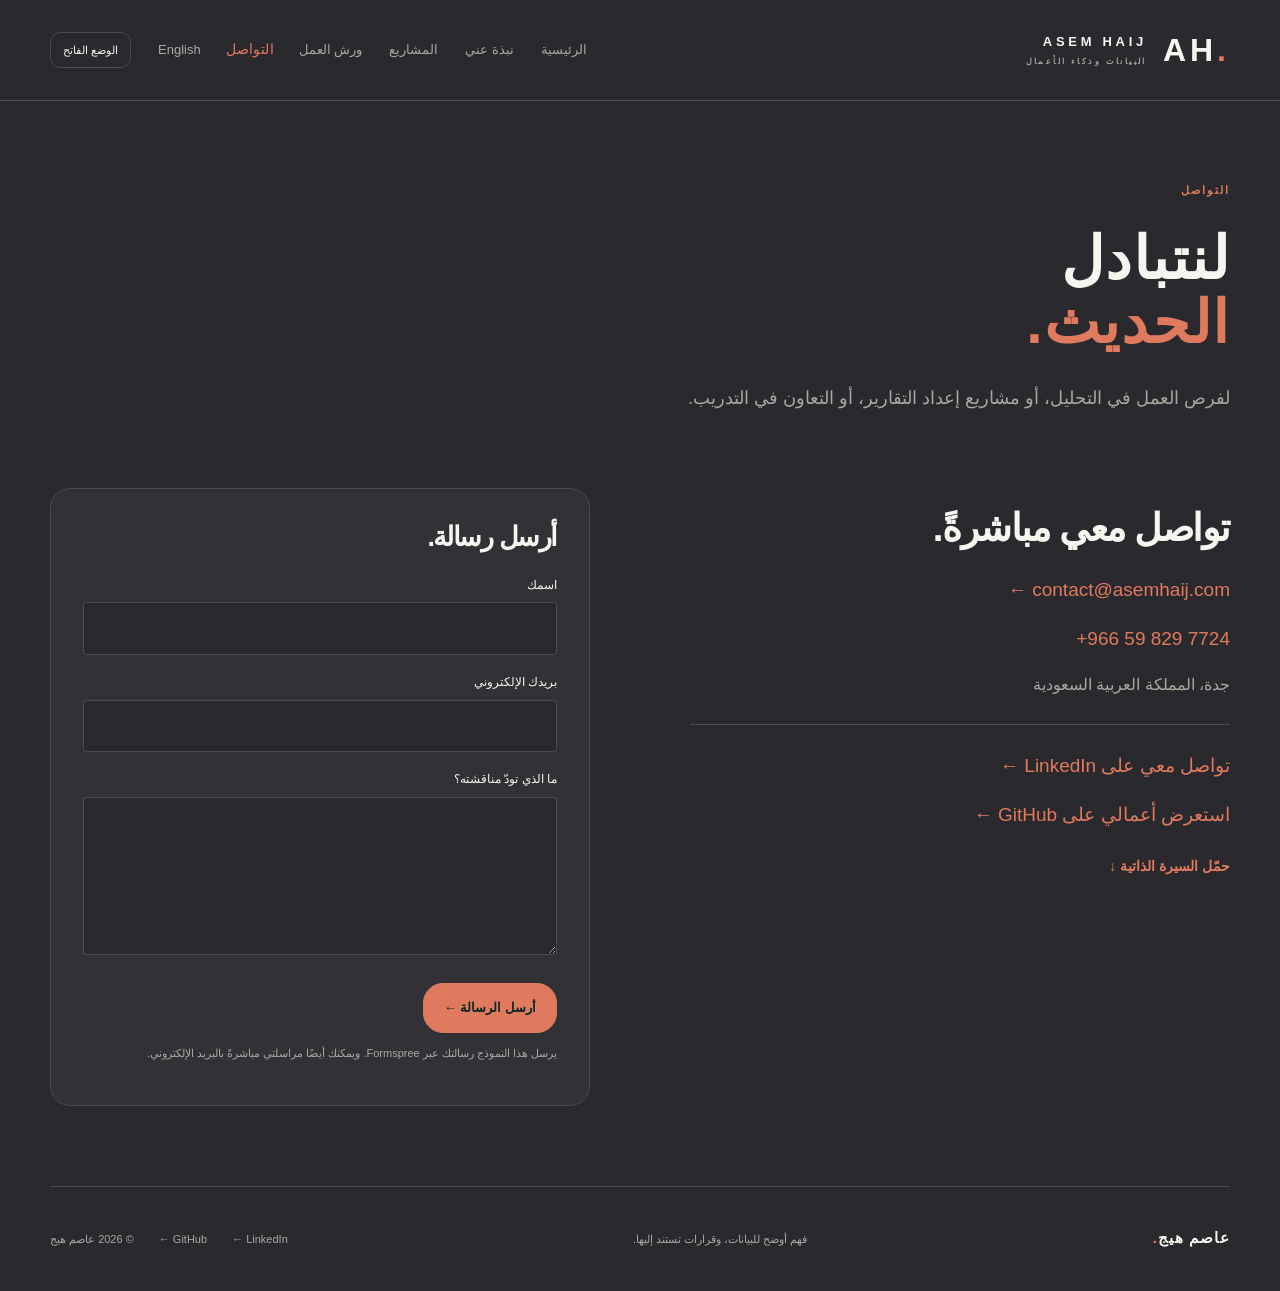
<file: ar/contact/contact.html>
<!doctype html>
<html lang="ar" dir="rtl">
  <head>
    <meta charset="utf-8">
    <meta name="viewport" content="width=device-width, initial-scale=1">
    <title>التواصل | عاصم هيج</title>
    <meta
      name="description"
      content="تواصل مع عاصم هيج بشأن فرص العمل في تحليل البيانات وPower BI ومشاريع إعداد التقارير والتعاون التدريبي في السعودية."
    >
    <meta name="theme-color" content="#081923">

    <meta property="og:title" content="التواصل | عاصم هيج">
    <meta
      property="og:description"
      content="تواصل مع عاصم هيج بشأن فرص العمل في تحليل البيانات وPower BI ومشاريع إعداد التقارير والتعاون التدريبي في السعودية."
    >
    <meta property="og:type" content="website">
  <!-- Animate.css for simple animations -->
  <link rel="stylesheet" href="https://cdnjs.cloudflare.com/ajax/libs/animate.css/4.1.1/animate.min.css"/>

  <link rel="preconnect" href="https://fonts.gstatic.com" crossorigin>
  <link href="https://fonts.googleapis.com/css2?family=Montserrat:wght@300;400;500;600;700&display=swap" rel="stylesheet">

  <link rel="icon" href="../../assets/favicon.svg" type="image/svg+xml">
  <link rel="stylesheet" href="../../assets/site.css">
      <!-- في الـ <head> -->
<link href="https://unpkg.com/aos@2.3.1/dist/aos.css" rel="stylesheet">
  <script src="../../assets/site.js" defer></script>
  </head>

  <body>
    <!-- Accessibility helper for keyboard users -->
    <a class="skip" href="#content">الانتقال إلى المحتوى</a>

    <!-- Global site header and navigation -->
    <header class="header">
      <nav class="wrap nav" aria-label="التنقل الرئيسي">
        <a class="brand" href="../main/main.html" aria-label="الذهاب إلى الصفحة الرئيسية">
          <span class="monogram" dir="ltr">AH<span>.</span></span>
          <span>
            <bdi dir="ltr" lang="en">ASEM HAIJ</bdi>
            <small>البيانات وذكاء الأعمال</small>
          </span>
        </a>

        <button class="menu-toggle" aria-expanded="false" aria-controls="navigation">
          القائمة <span aria-hidden="true">☰</span>
        </button>

        <div id="navigation" class="nav-links">
          <a href="../main/main.html">الرئيسية</a>
          <a href="../about/about.html">نبذة عني</a>
          <a href="../projects/projects.html">المشاريع</a>
          <a href="../blog/blog.html">ورش العمل</a>
          <a href="contact.html" aria-current="page">التواصل</a>
          <a href="../../contact/contact.html" class="lang-toggle" aria-label="التبديل إلى النسخة الإنجليزية من الموقع">
            English
          </a>
          <button class="theme-toggle" type="button" aria-label="تبديل مظهر الألوان">
            الوضع الفاتح
          </button>
        </div>
      </nav>
    </header>

    <main id="content">
      <!-- Intro section with contact intent -->
      <section class="wrap page-intro" aria-labelledby="contact-heading" data-aos="fade-up" data-aos-delay="300">
        <span class="eyebrow">التواصل</span>
        <h1 id="contact-heading">
          لنتبادل<br>
          <em>الحديث.</em>
        </h1>
        <p class="intro">لفرص العمل في التحليل، أو مشاريع إعداد التقارير، أو التعاون في التدريب.</p>
      </section>

      <!-- Contact details and message form -->
      <section class="wrap split section contact-layout" aria-labelledby="contact-methods-heading" data-aos="fade-up" data-aos-delay="500">
        <div class="contact-details">
          <h2 id="contact-methods-heading">تواصل معي مباشرةً.</h2>
          <a href="mailto:contact@asemhaij.com"><bdi dir="ltr">contact@asemhaij.com</bdi> ←</a>
          <a href="tel:+966598297724"><bdi dir="ltr">+966 59 829 7724</bdi></a>
          <p>جدة، المملكة العربية السعودية</p>

          <hr>

          <a href="https://www.linkedin.com/in/asem-haij-9797562a8" target="_blank" rel="noopener noreferrer">
            تواصل معي على LinkedIn ←
          </a>
          <a href="https://github.com/ProfASEM" target="_blank" rel="noopener noreferrer">
            استعرض أعمالي على GitHub ←
          </a>
          <a class="text-link" href="../../Asem_Haij_CV_Data_Analyst_Updated.docx" download>
            حمّل السيرة الذاتية ↓
          </a>
        </div>

        <form class="contact-form" method="POST" action="https://formspree.io/f/meoldqza">
          <h2>أرسل رسالة.</h2>

          <label for="name">اسمك</label>
          <input dir="auto" id="name" name="name" autocomplete="name" required maxlength="150">

          <label for="email">بريدك الإلكتروني</label>
          <input dir="ltr" id="email" type="email" name="email" autocomplete="email" required>

          <label for="message">ما الذي تودّ مناقشته؟</label>
          <textarea dir="auto" id="message" name="message" rows="5" required maxlength="6000"></textarea>

          <button class="button" type="submit">أرسل الرسالة ←</button>

          <p class="form-note">
            يرسل هذا النموذج رسالتك عبر Formspree. ويمكنك أيضًا مراسلتي مباشرةً بالبريد الإلكتروني.
          </p>
        </form>
      </section>
    </main>

    <!-- Footer with brand and contact links -->
    <footer class="wrap footer">
      <a class="brand-name" href="../main/main.html">عاصم هيج<span>.</span></a>
      <p>فهم أوضح للبيانات، وقرارات تستند إليها.</p>

      <div>
        <a href="https://www.linkedin.com/in/asem-haij-9797562a8" target="_blank" rel="noopener noreferrer">
          LinkedIn ←
        </a>
        <a href="https://github.com/ProfASEM" target="_blank" rel="noopener noreferrer">
          GitHub ←
        </a>
        <span>© <span data-year>2026</span> عاصم هيج</span>
      </div>
    </footer>
        <!-- قبل نهاية <body> -->
<script src="https://unpkg.com/aos@2.3.1/dist/aos.js"></script>
<script>
  AOS.init();
</script>
  </body>
</html>
</file>
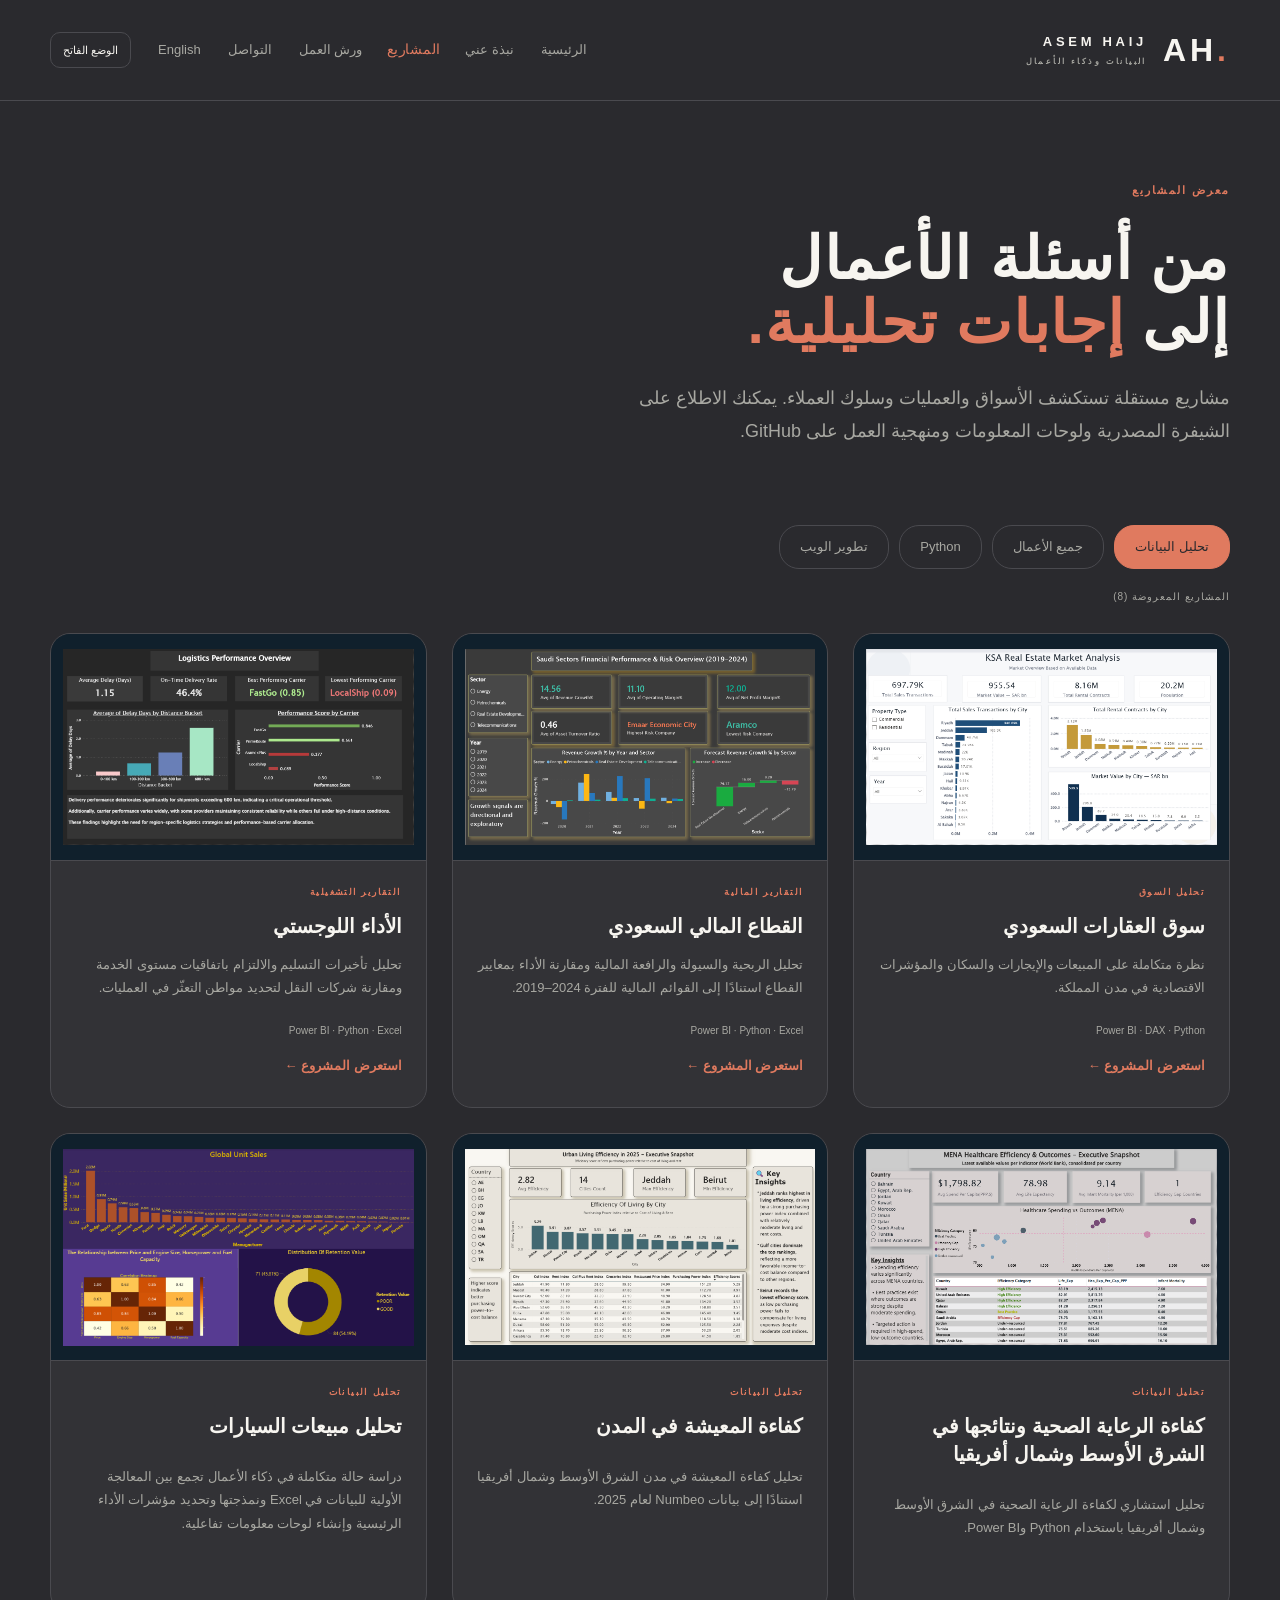
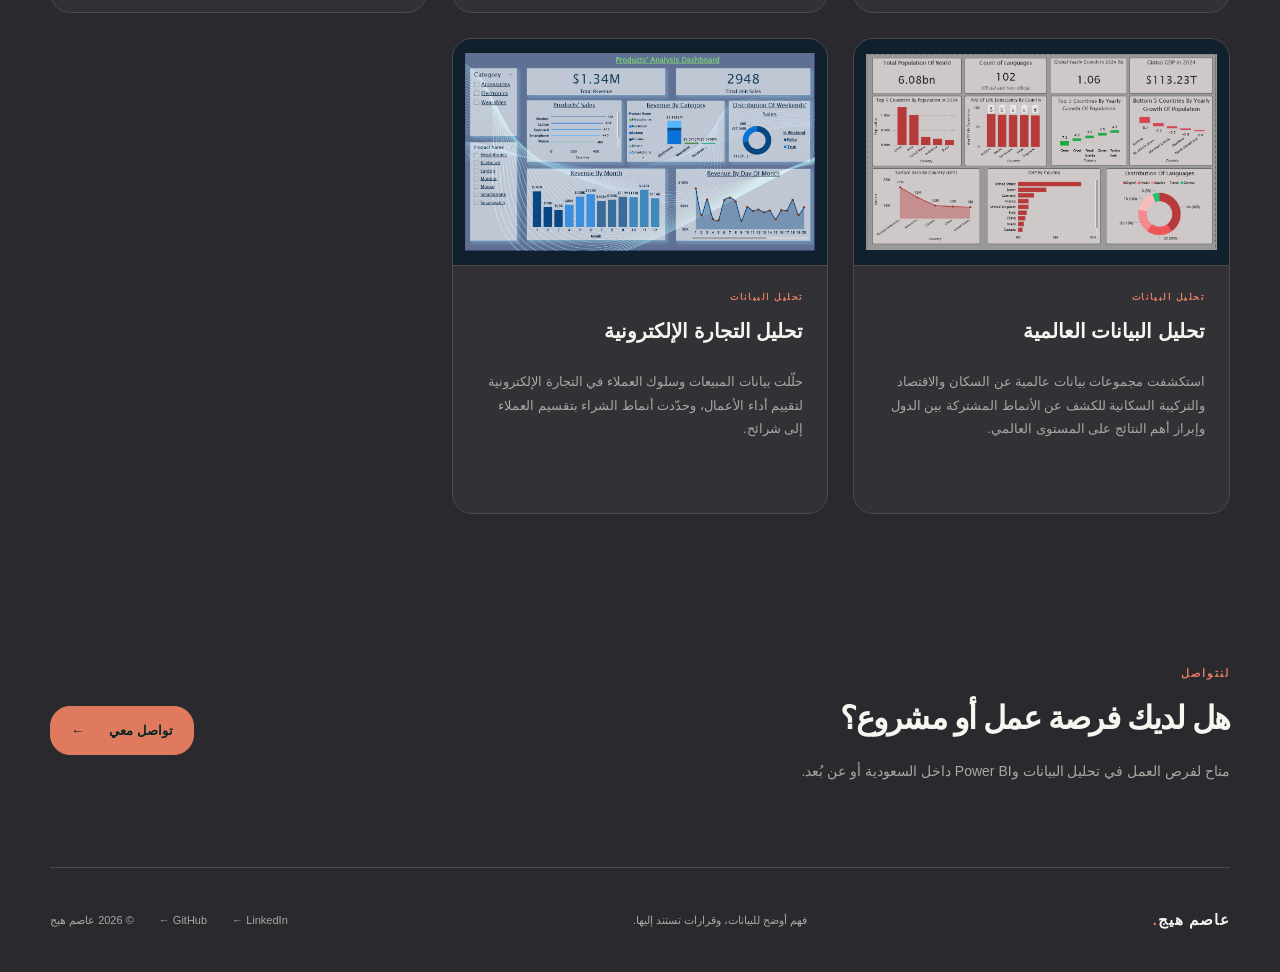
<file: ar/projects/projects.html>
<!doctype html>
<html lang="ar" dir="rtl">
  <head>
    <meta charset="utf-8">
    <meta name="viewport" content="width=device-width, initial-scale=1">
    <title>المشاريع | عاصم هيج</title>
    <meta
      name="description"
      content="استعرض مشاريع عاصم هيج باستخدام Power BI وPython وSQL في مجالات العقارات السعودية والقطاع المالي والخدمات اللوجستية والرعاية الصحية وتحليل العملاء."
    >
    <meta name="theme-color" content="#081923">

    <meta property="og:title" content="المشاريع | عاصم هيج">
    <meta
      property="og:description"
      content="استعرض مشاريع عاصم هيج باستخدام Power BI وPython وSQL في مجالات العقارات السعودية والقطاع المالي والخدمات اللوجستية والرعاية الصحية وتحليل العملاء."
    >
    <meta property="og:type" content="website">
  <!-- Animate.css for simple animations -->
  <link rel="stylesheet" href="https://cdnjs.cloudflare.com/ajax/libs/animate.css/4.1.1/animate.min.css"/>

  <link rel="icon" href="../../assets/favicon.svg" type="image/svg+xml">
  <link rel="stylesheet" href="../../assets/site.css">
        <!-- في الـ <head> -->
<link href="https://unpkg.com/aos@2.3.1/dist/aos.css" rel="stylesheet">
   <script src="../../assets/site.js" defer></script>
  </head>

  <body>
    <!-- Accessibility helper for keyboard users -->
    <a class="skip" href="#content">الانتقال إلى المحتوى</a>

    <!-- Global site header and primary navigation -->
    <header class="header">
      <nav class="wrap nav" aria-label="التنقل الرئيسي">
        <a class="brand" href="../main/main.html" aria-label="الذهاب إلى الصفحة الرئيسية">
          <span class="monogram" dir="ltr">AH<span>.</span></span>
          <span>
            <bdi dir="ltr" lang="en">ASEM HAIJ</bdi>
            <small>البيانات وذكاء الأعمال</small>
          </span>
        </a>

        <button class="menu-toggle" aria-expanded="false" aria-controls="navigation">
          القائمة <span aria-hidden="true">☰</span>
        </button>

        <div id="navigation" class="nav-links">
          <a href="../main/main.html">الرئيسية</a>
          <a href="../about/about.html">نبذة عني</a>
          <a href="projects.html" aria-current="page">المشاريع</a>
          <a href="../blog/blog.html">ورش العمل</a>
          <a href="../contact/contact.html">التواصل</a>
          <a href="../../projects/projects.html" class="lang-toggle" aria-label="التبديل إلى النسخة الإنجليزية من الموقع">
            English
          </a>
          <button class="theme-toggle" type="button" aria-label="تبديل مظهر الألوان">
            الوضع الفاتح
          </button>
        </div>
      </nav>
    </header>

    <main id="content">
      <!-- Intro section to describe the portfolio focus -->
      <section class="wrap page-intro" aria-labelledby="portfolio-heading" data-aos="fade-up" data-aos-delay="100">
        <span class="eyebrow">معرض المشاريع</span>
        <h1 id="portfolio-heading">
          من أسئلة الأعمال<br>
          إلى <em>إجابات تحليلية.</em>
        </h1>
        <p class="intro">
          مشاريع مستقلة تستكشف الأسواق والعمليات وسلوك العملاء. يمكنك الاطلاع على الشيفرة
          المصدرية ولوحات المعلومات ومنهجية العمل على GitHub.
        </p>
      </section>

      <!-- Project gallery with category filtering -->
      <section class="wrap section project-section" aria-label="معرض المشاريع" data-aos="fade-up" data-aos-delay="200">
        <div class="filters" aria-label="تصفية المشاريع">
          <button class="active" data-filter="Data Analysis" aria-pressed="true">تحليل البيانات</button>
          <button data-filter="all" aria-pressed="false">جميع الأعمال</button>
          <button data-filter="Python" aria-pressed="false">Python</button>
          <button data-filter="Web Development" aria-pressed="false">تطوير الويب</button>
        </div>

        <p id="project-count" class="meta" aria-live="polite"></p>

        <div class="projects-grid" id="project-grid" aria-live="polite" data-aos="fade-up" data-aos-delay="300">
          <article class="project-card" data-category="Data Analysis">
            <a
              class="project-image"
              href="https://github.com/ProfASEM/ksa-real-estate-market-analysis"
              target="_blank"
              rel="noopener noreferrer"
            >
              <img
                src="../../assets/real-estate.png"
                alt="لوحة معلومات سوق العقارات السعودي في Power BI"
                loading="lazy"
              >
            </a>
            <div class="project-copy">
              <span class="eyebrow">تحليل السوق</span>
              <h3>سوق العقارات السعودي</h3>
              <p>
                نظرة متكاملة على المبيعات والإيجارات والسكان والمؤشرات الاقتصادية في مدن المملكة.
              </p>
              <p class="tools">Power BI · DAX · Python</p>
              <a
                class="text-link"
                href="https://github.com/ProfASEM/ksa-real-estate-market-analysis"
                target="_blank"
                rel="noopener noreferrer"
              >
                استعرض المشروع <span aria-hidden="true">←</span>
              </a>
            </div>
          </article>

          <article class="project-card" data-category="Data Analysis">
            <a
              class="project-image"
              href="https://github.com/ProfASEM/financial-saudi-market-analysis"
              target="_blank"
              rel="noopener noreferrer"
            >
              <img
                src="../../assets/finance.png"
                alt="لوحة معلومات القطاع المالي السعودي في Power BI"
                loading="lazy"
              >
            </a>
            <div class="project-copy">
              <span class="eyebrow">التقارير المالية</span>
              <h3>القطاع المالي السعودي</h3>
              <p>
                تحليل الربحية والسيولة والرافعة المالية ومقارنة الأداء بمعايير القطاع استنادًا
                إلى القوائم المالية للفترة <bdi dir="ltr">2019–2024</bdi>.
              </p>
              <p class="tools">Power BI · Python · Excel</p>
              <a
                class="text-link"
                href="https://github.com/ProfASEM/financial-saudi-market-analysis"
                target="_blank"
                rel="noopener noreferrer"
              >
                استعرض المشروع <span aria-hidden="true">←</span>
              </a>
            </div>
          </article>

          <article class="project-card" data-category="Data Analysis">
            <a
              class="project-image"
              href="https://github.com/ProfASEM/logistics-performance-analysis"
              target="_blank"
              rel="noopener noreferrer"
            >
              <img
                src="../../assets/logistics.png"
                alt="لوحة معلومات الأداء اللوجستي في Power BI"
                loading="lazy"
              >
            </a>
            <div class="project-copy">
              <span class="eyebrow">التقارير التشغيلية</span>
              <h3>الأداء اللوجستي</h3>
              <p>
                تحليل تأخيرات التسليم والالتزام باتفاقيات مستوى الخدمة ومقارنة شركات النقل لتحديد
                مواطن التعثّر في العمليات.
              </p>
              <p class="tools">Power BI · Python · Excel</p>
              <a
                class="text-link"
                href="https://github.com/ProfASEM/logistics-performance-analysis"
                target="_blank"
                rel="noopener noreferrer"
              >
                استعرض المشروع <span aria-hidden="true">←</span>
              </a>
            </div>
          </article>

          <article class="project-card compact" data-category="Data Analysis">
              <a
              class="project-image"
              href="https://github.com/ProfASEM/mena-healthcare-efficiency"
              target="_blank"
              rel="noopener noreferrer"
            >
              <img
                src="../../assets/mena-healthcare.png"
                alt="لوحة معلومات كفاءة الرعاية الصحية في الشرق الأوسط وشمال أفريقيا"
                loading="lazy"
              >
            </a>
            <div class="project-copy">
              <span class="eyebrow">تحليل البيانات</span>
              <h3>كفاءة الرعاية الصحية ونتائجها في الشرق الأوسط وشمال أفريقيا</h3>
              <p>
                تحليل استشاري لكفاءة الرعاية الصحية في الشرق الأوسط وشمال أفريقيا باستخدام Python وPower BI.
              </p>
              <a
                class="text-link"
                href="https://github.com/ProfASEM/mena-healthcare-efficiency"
                target="_blank"
                rel="noopener noreferrer"
              >
                استعرض المشروع ←
              </a>
            </div>
          </article>

          <article class="project-card compact" data-category="Data Analysis">
              <a
              class="project-image"
              href="https://github.com/ProfASEM/urban-living-efficiency"
              target="_blank"
              rel="noopener noreferrer"
            >
              <img
                src="../../assets/urban-efficiency.png"
                alt="لوحة معلومات كفاءة المعيشة في المدن"
                loading="lazy"
              >
            </a>
            <div class="project-copy">
              <span class="eyebrow">تحليل البيانات</span>
              <h3>كفاءة المعيشة في المدن</h3>
              <p>
                تحليل كفاءة المعيشة في مدن الشرق الأوسط وشمال أفريقيا استنادًا إلى بيانات Numbeo
                لعام 2025.
              </p>
              <a
                class="text-link"
                href="https://github.com/ProfASEM/urban-living-efficiency"
                target="_blank"
                rel="noopener noreferrer"
              >
                استعرض المشروع ←
              </a>
            </div>
          </article>

          <article class="project-card compact" data-category="Data Analysis">
              <a
              class="project-image"
              href="https://github.com/ProfASEM/car-sales-analysis"
              target="_blank"
              rel="noopener noreferrer"
            >
              <img
                src="../../assets/car-sales.png"
                alt="لوحة معلومات تحليل مبيعات السيارات"
                loading="lazy"
              >
            </a>
            <div class="project-copy">
              <span class="eyebrow">تحليل البيانات</span>
              <h3>تحليل مبيعات السيارات</h3>
              <p>
                دراسة حالة متكاملة في ذكاء الأعمال تجمع بين المعالجة الأولية للبيانات في Excel
                ونمذجتها وتحديد مؤشرات الأداء الرئيسية وإنشاء لوحات معلومات تفاعلية.
              </p>
              <a
                class="text-link"
                href="https://github.com/ProfASEM/car-sales-analysis"
                target="_blank"
                rel="noopener noreferrer"
              >
                استعرض المشروع ←
              </a>
            </div>
          </article>

          <article class="project-card compact" data-category="Data Analysis">
            <a
              class="project-image"
              href="https://github.com/ProfASEM/world-data-analysis"
              target="_blank"
              rel="noopener noreferrer"
            >
              <img
                src="../../assets/world-analysis.png"
                alt="لوحة معلومات تحليل البيانات العالمية"
                loading="lazy"
              >
            </a>
            <div class="project-copy">
              <span class="eyebrow">تحليل البيانات</span>
              <h3>تحليل البيانات العالمية</h3>
              <p>
                استكشفت مجموعات بيانات عالمية عن السكان والاقتصاد والتركيبة السكانية للكشف عن
                الأنماط المشتركة بين الدول وإبراز أهم النتائج على المستوى العالمي.
              </p>
              <a
                class="text-link"
                href="https://github.com/ProfASEM/world-data-analysis"
                target="_blank"
                rel="noopener noreferrer"
              >
                استعرض المشروع ←
              </a>
            </div>
          </article>

          <article class="project-card compact" data-category="Data Analysis">
              <a
              class="project-image"
              href="https://github.com/ProfASEM/e-commerce-analysis"
              target="_blank"
              rel="noopener noreferrer"
            >
              <img
                src="../../assets/e-commerce.png"
                alt="لوحة معلومات تحليل التجارة الإلكترونية"
                loading="lazy"
              >
            </a>
            <div class="project-copy">
              <span class="eyebrow">تحليل البيانات</span>
              <h3>تحليل التجارة الإلكترونية</h3>
              <p>
                حلّلت بيانات المبيعات وسلوك العملاء في التجارة الإلكترونية لتقييم أداء الأعمال،
                وحدّدت أنماط الشراء بتقسيم العملاء إلى شرائح.
              </p>
              <a
                class="text-link"
                href="https://github.com/ProfASEM/e-commerce-analysis"
                target="_blank"
                rel="noopener noreferrer"
              >
                استعرض المشروع ←
              </a>
            </div>
          </article>

          <article class="project-card compact" data-category="Web Development">
            <div class="project-copy">
              <span class="eyebrow">تطوير الويب</span>
              <h3>صفحة تمرير</h3>
              <p>صفحة تمرير بتصميم متجاوب.</p>
              <a
                class="text-link"
                href="https://github.com/ProfASEM/scrollpage"
                target="_blank"
                rel="noopener noreferrer"
              >
                استعرض المشروع ←
              </a>
            </div>
          </article>

          <article class="project-card compact" data-category="Web Development">
            <div class="project-copy">
              <span class="eyebrow">تطوير الويب</span>
              <h3>صفحة قائمة الطعام</h3>
              <p>صفحة لقائمة طعام مطعم بتصميم متجاوب ونسختين عربية وإنجليزية.</p>
              <a
                class="text-link"
                href="https://github.com/ProfASEM/menu"
                target="_blank"
                rel="noopener noreferrer"
              >
                استعرض المشروع ←
              </a>
            </div>
          </article>

          <article class="project-card compact" data-category="Python">
            <div class="project-copy">
              <span class="eyebrow">Python</span>
              <h3>الأعداد الأولية</h3>
              <p>مشروع يعثر على الأعداد الأولية بين 1 والحد الذي يحدّده المستخدم.</p>
              <a
                class="text-link"
                href="https://github.com/ProfASEM/mini_projects/blob/main/primeNumber.py"
                target="_blank"
                rel="noopener noreferrer"
              >
                استعرض المشروع ←
              </a>
            </div>
          </article>

          <article class="project-card compact" data-category="Python">
            <div class="project-copy">
              <span class="eyebrow">Python</span>
              <h3>المضروب</h3>
              <p>مشروع بسيط يحسب مضروب عدد صحيح موجب.</p>
              <a
                class="text-link"
                href="https://github.com/ProfASEM/mini_projects/blob/main/Factoriyel.py"
                target="_blank"
                rel="noopener noreferrer"
              >
                استعرض المشروع ←
              </a>
            </div>
          </article>

          <article class="project-card compact" data-category="Python">
            <div class="project-copy">
              <span class="eyebrow">Python</span>
              <h3>أعداد فيبوناتشي ولوكاس</h3>
              <p>مشروع بسيط يحسب أي حد في متتالية فيبوناتشي أو لوكاس.</p>
              <a
                class="text-link"
                href="https://github.com/ProfASEM/mini_projects/blob/main/Fib%26Luc.py"
                target="_blank"
                rel="noopener noreferrer"
              >
                استعرض المشروع ←
              </a>
            </div>
          </article>

          <article class="project-card compact" data-category="Web Development">
            <div class="project-copy">
              <span class="eyebrow">تطوير الويب</span>
              <h3>صفحة القصائد العشوائية</h3>
              <p>
                صفحة صغيرة تولّد قصائد عشوائية وفق عدد المقاطع الذي يختاره المستخدم.
              </p>
              <a
                class="text-link"
                href="https://github.com/ProfASEM/random-poem-page"
                target="_blank"
                rel="noopener noreferrer"
              >
                استعرض المشروع ←
              </a>
            </div>
          </article>

          <article class="project-card compact" data-category="Web Development">
            <div class="project-copy">
              <span class="eyebrow">تطوير الويب</span>
              <h3>الصفحة الرئيسية لمتجر إلكتروني</h3>
              <p>واجهة بسيطة لمتجر إلكتروني تركّز على عرض المنتجات.</p>
              <a
                class="text-link"
                href="https://github.com/ProfASEM/homepage-online-shopping"
                target="_blank"
                rel="noopener noreferrer"
              >
                استعرض المشروع ←
              </a>
            </div>
          </article>

          <article class="project-card compact" data-category="Python">
            <div class="project-copy">
              <span class="eyebrow">Python</span>
              <h3>التباديل والتوافيق</h3>
              <p>مشروع يحسب قيم التباديل والتوافيق.</p>
              <a
                class="text-link"
                href="https://github.com/ProfASEM/mini_projects/blob/main/Perm%26Comb.py"
                target="_blank"
                rel="noopener noreferrer"
              >
                استعرض المشروع ←
              </a>
            </div>
          </article>

          <article class="project-card compact" data-category="Python">
            <div class="project-copy">
              <span class="eyebrow">Python</span>
              <h3>المتجهات</h3>
              <p>تمرين بلغة Python يستكشف العمليات على المتجهات.</p>
              <a
                class="text-link"
                href="https://github.com/ProfASEM/mini_projects/blob/main/vectors.py"
                target="_blank"
                rel="noopener noreferrer"
              >
                استعرض المشروع ←
              </a>
            </div>
          </article>

          <article class="project-card compact" data-category="Web Development">
            <div class="project-copy">
              <span class="eyebrow">تطوير الويب</span>
              <h3>صفحة أسئلة عامة</h3>
              <p>
                صفحة تعرض أسئلة عامة قابلة للطي وتدعم الوضعين الداكن والفاتح.
              </p>
              <a
                class="text-link"
                href="https://github.com/ProfASEM/general-questions-page"
                target="_blank"
                rel="noopener noreferrer"
              >
                استعرض المشروع ←
              </a>
            </div>
          </article>
        </div>

        <noscript>
          <p>تظهر جميع المشاريع. فعّل JavaScript لتصفيتها حسب الفئة.</p>
        </noscript>
      </section>

      <!-- Final call to action -->
      <section class="wrap cta" aria-labelledby="connect-heading">
        <div>
          <span class="eyebrow">لنتواصل</span>
          <h2 id="connect-heading">هل لديك فرصة عمل أو مشروع؟</h2>
          <p>متاح لفرص العمل في تحليل البيانات وPower BI داخل السعودية أو عن بُعد.</p>
        </div>

        <a class="button" href="../contact/contact.html">
          تواصل معي <span aria-hidden="true">←</span>
        </a>
      </section>
    </main>

    <!-- Footer with brand and contact links -->
    <footer class="wrap footer">
      <a class="brand-name" href="../main/main.html">عاصم هيج<span>.</span></a>
      <p>فهم أوضح للبيانات، وقرارات تستند إليها.</p>

      <div>
        <a href="https://www.linkedin.com/in/asem-haij-9797562a8" target="_blank" rel="noopener noreferrer">
          LinkedIn ←
        </a>
        <a href="https://github.com/ProfASEM" target="_blank" rel="noopener noreferrer">
          GitHub ←
        </a>
        <span>© <span data-year>2026</span> عاصم هيج</span>
      </div>
    </footer>
        <!-- قبل نهاية <body> -->
<script src="https://unpkg.com/aos@2.3.1/dist/aos.js"></script>
<script>
  AOS.init();
</script>
  </body>
</html>
</file>
<file: assets/site.css>
@import url('https://fonts.googleapis.com/css2?family=DM+Sans:wght@400;500;600;700&family=Manrope:wght@400;500;600;700;800&display=swap');

/* --------------------------------------------------------------------------
   Design tokens
   -------------------------------------------------------------------------- */
/* Warm & Approachable */
:root {
  color-scheme: dark;
  --bg: #2a2a2e;      /* رمادي دافئ (Charcoal) */
  --panel: #323236;   /* رمادي دافئ أفتح قليلاً */
  --text: #f7f5f0;    /* أبيض كريمي مريح للعين */
  --muted: #a8a8a2;   /* رمادي ترابي */
  --accent: #e07a5f;  /* برتقالي صدئ (Terracotta) */
  --line: #4a4a4f;
  --soft: #3d3d42;
  --gold: #f4a261;    /* أصفر/برتقالي رملي */
}

body.light {
  color-scheme: light;
  --bg: #faf7f2;      /* أوف-وايت دافئ */
  --panel: #ffffff;
  --text: #2d2d2d;    /* رمادي داكن جداً بدلاً من الأسود */
  --muted: #767676;
  --accent: #d95d39;  /* برتقالي صدئ قوي */
  --line: #e6e2d8;
  --soft: #f0ebe1;
  --gold: #e76f51;
}
/* --------------------------------------------------------------------------
   Base reset and shared styling
   -------------------------------------------------------------------------- */
* {
  box-sizing: border-box;
}

html {
  scroll-behavior: smooth;
  scroll-padding-top: 100px;
}

body {
  margin: 0;
  background: var(--bg);
  color: var(--text);
  font-family: DM Sans, Manrope, Arial, sans-serif;
  line-height: 1.65;
  animation: fadeIn 3s ease-in-out;
}

a {
  color: inherit;
  text-decoration: none;
}

button,
input,
textarea {
  font: inherit;
}

button,
a,
input,
textarea {
  -webkit-tap-highlight-color: transparent;
}

a:focus-visible,
button:focus-visible,
input:focus-visible,
textarea:focus-visible {
  outline: 3px solid var(--gold);
  outline-offset: 5px;
}

button {
  cursor: pointer;
  border-radius: 20px;
}

img {
  display: block;
  max-width: 100%;
}

/* --------------------------------------------------------------------------
   Layout utilities
   -------------------------------------------------------------------------- */
.wrap {
  width: min(1240px, calc(100% - 100px));
  margin-inline: auto;
}

.section {
  padding-block: 80px;
}

.split {
  display: grid;
  grid-template-columns: 1fr 1fr;
  gap: 100px;
}

/* --------------------------------------------------------------------------
   Header and navigation
   -------------------------------------------------------------------------- */
.header {
  border-bottom: 1px solid var(--line);
  position: relative;
  z-index: 10;
  background: var(--bg);
  animation: fadeInDown 1s ease-in-out;
}

.nav {
  min-height: 100px;
  display: flex;
  align-items: center;
  justify-content: space-between;
  gap: 24px;
}

.brand {
  display: flex;
  gap: 16px;
  align-items: center;
  font-size: 13px;
  letter-spacing: 3.7px;
  font-weight: 700;
  line-height: 1.5;
}

.brand small {
  display: block;
  color: var(--muted);
  font-size: 8px;
  letter-spacing: 2.4px;
  margin-top: 4px;
}

.monogram {
  font-size: 32px;
  letter-spacing: 4px;
  font-family: 'Lora' serif, Georgia, 'Times New Roman', Times, serif;
}

.monogram span,
.brand-name span {
  color: var(--accent);
}

.nav-links {
  display: flex;
  align-items: center;
  gap: 27px;
  font-size: 13px;
}

.nav-links > a {
  padding: 12px 0;
  color: var(--muted);
  position: relative;
}

.nav-links > a:hover,
.nav-links > a[aria-current] {
  color: var(--accent);
  transform: scale(1.1); /* تكبير الكلمة بنسبة 10% */
}

.nav-links > a::after {
    content: '';
    position: absolute;
    width: 0; /* الخط يبدأ بعرض 0 */
    height: 1px; /* سُمك الخط */
    bottom: 3px; /* المسافة بين الكلمة والخط */
    inset-inline-start: 0;
    /* استخدمت أحد الألوان الموجودة في متغيراتك (مثل اللون الأصفر الفاتح) */
    background-color: var(--accent); 
    transition: width 0.3s ease-in-out; /* مدة رسم الخط */
}

.nav-links > a:hover::after {
    width: 100%; /* يتمدد الخط ليغطي عرض الكلمة بالكامل */
}



.theme-toggle {
  background: transparent;
  color: var(--text);
  border: 1px solid var(--line);
  padding: 8px 12px;
  border-radius: 10px;
  font-size: 11px;
}

.theme-toggle:hover {
  border-color: var(--accent);
  transform: scale(1.1); /* تكبير الزر بنسبة 10% */
}

.theme-toggle:focus {
border-color: var(--accent);
}

.menu-toggle {
  display: none;
}

.skip {
  position: fixed;
  top: -100px;
  inset-inline-start: 20px;
  background: var(--accent);
  color: var(--bg);
  padding: 12px;
  z-index: 100;
}

.skip:focus {
  top: 12px;
}

/* --------------------------------------------------------------------------
   Typography and content blocks
   -------------------------------------------------------------------------- */
.eyebrow {
  font-size: 11px;
  letter-spacing: 2px;
  font-weight: 700;
  color: var(--accent);
  display: block;
}

.dot {
  display: inline-block;
  width: 7px;
  height: 7px;
  background: var(--accent);
  border-radius: 50%;
  margin-inline-end: 9px;
}

.hero h1,
.page-intro h1 {
  font: 600 clamp(44px, 5.4vw, 78px) / 1.08 'Lora', 'Georgia', 'Times New Roman', 'Times', serif;
  letter-spacing: 1.5px;
  margin: 28px 0;
}

.hero h1 em,
.page-intro h1 em {
  font-style: normal;
  color: var(--accent);
}

.intro {
  font-size: 18px;
  line-height: 1.8;
  color: var(--muted);
  max-width: 610px;
}

.actions {
  display: flex;
  gap: 14px;
  margin: 30px 0;
  flex-wrap: wrap;
}

.button {
  display: inline-flex;
  gap: 25px;
  justify-content: center;
  align-items: center;
  background: var(--accent);
  border: 1px solid var(--accent);
  color: #082522;
  padding: 13px 20px;
  font-size: 13px;
  font-weight: 700;
  border-radius: 20px;
  transition: transform 0.2s, opacity 0.2s;
}

.light .button {
  color: #ffffff;
}

.button:hover {
  transform: translateX(10px);
  opacity: 0.8;
  /* outline: var(--accent) auto 1px; */
}

:where(html[dir="rtl"]) .button:hover {
  transform: translateX(-10px);
}

.button.secondary {
  background: transparent;
  color: var(--text);
  border-color: var(--line);
}
.button.secondary:hover {
  background: var(--accent);
 transform: translateY(5px);
  border-color: var(--accent);
}

.location {
  font-size: 11px;
  color: var(--muted);
  margin-top: 28px;
}

h2 {
  font: 600 clamp(28px, 3vw, 40px) / 1.22 'Lora', 'Georgia', 'Times New Roman', 'Times', serif;
  letter-spacing: -1.4px;
  margin: 17px 0 22px;
}

h3 {
  font: 600 20px / 1.4 'Lora', 'Georgia', 'Times New Roman', 'Times', serif;
  margin: 12px 0;
}

p {
  color: var(--muted);
}

.text-link {
  color: var(--accent);
  font-size: 13px;
  font-weight: 600;
  display: inline-block;
  padding-block: 7px;
}

.text-link:hover {
  text-decoration: underline;
}

/* --------------------------------------------------------------------------
   Hero section and portrait styling
   -------------------------------------------------------------------------- */
.hero {
  display: grid;
  grid-template-columns: 1.2fr 1fr;
  gap: 65px;
  align-items: center;
  padding-block: 74px 70px;
}

.portrait-stage {
  position: relative;
  height: 445px;
  background: linear-gradient(145deg, #163947, #0c2630);
  overflow: hidden;
  border-radius: 20px;
}

.portrait-grid {
  position: absolute;
  inset: 0;
  background-image: linear-gradient(#ffffff08 1px, transparent 1px), linear-gradient(90deg, #ffffff08 1px, transparent 1px);
  background-size: 42px 42px;
}

.portrait-stage > img {
  height: 94%;
  width: 100%;
  object-fit: contain;
  object-position: center bottom;
  position: absolute;
  bottom: 0;
  filter: grayscale(100%);
}

.portrait-stage:after {
  content: '';
  position: absolute;
  inset: 50% 0 0;
  background: linear-gradient(transparent, #071c29e8);
}

.portrait-label {
  position: absolute;
  z-index: 1;
  bottom: 25px;
  inset-inline-start: 28px;
  color: #ffffff;
}

.portrait-label > span {
  font-size: 9px;
  letter-spacing: 2px;
  color: #99c2c7;
  display: block;
  margin-bottom: 10px;
}

.portrait-label strong {
  font-size: 18px;
  line-height: 1.4;
  font-weight: 500;
}

.vertical-note {
  position: absolute;
  top: 24px;
  inset-inline-start: 22px;
  font-size: 8px;
  letter-spacing: 2px;
  color: #96bac3;
  z-index: 1;
}

/* --------------------------------------------------------------------------
   Tool strip and cards
   -------------------------------------------------------------------------- */
.tool-strip {
  border-block: 1px solid var(--line);
  background: var(--soft);
}

.tool-strip > .wrap {
  display: flex;
  align-items: center;
  justify-content: space-between;
  gap: 20px;
  padding-block: 24px;
}

.tool-strip span {
  font-size: 9px;
  letter-spacing: 1.7px;
  color: var(--muted);
}

.tool-strip strong {
  font-size: 16px;
  font-weight: 500;
}

.section-top {
  display: flex;
  align-items: flex-end;
  justify-content: space-between;
  gap: 30px;
  margin-bottom: 35px;
}

.projects-grid {
  display: grid;
  grid-template-columns: repeat(3, 1fr);
  gap: 25px;
}

.project-card {
  border: 1px solid var(--line);
  background: var(--panel);
  border-radius: 20px;
  overflow: hidden;
}

.project-image {
  display: block;
  overflow: hidden;
  border-bottom: 1px solid var(--line);
  background: #10202c;
  aspect-ratio: 1.65;
  padding: 12px;
  display: flex;
  align-items: center;
}

.project-image img {
  width: 100%;
  height: 100%;
  object-fit: contain;
  transition: transform 0.25s;
}

.project-image:hover img {
  transform: scale(1.025);
}

.project-copy {
  padding: 24px;
}

.project-copy .eyebrow {
  font-size: 9px;
  letter-spacing: 1.4px;
}

.project-copy p {
  font-size: 13px;
  line-height: 1.8;
}

.project-copy .tools {
  font-size: 10px;
  color: var(--muted);
  margin: 22px 0 8px;
}

.project-card[hidden] {
  display: none;
}

/* --------------------------------------------------------------------------
   Experience and call to action blocks
   -------------------------------------------------------------------------- */
.experience-band {
  background: var(--soft);
  border-block: 1px solid var(--line);
}

.experience-list article + article {
  border-top: 1px solid var(--line);
  padding-top: 25px;
  margin-top: 25px;
}

.meta {
  font-size: 10px;
  letter-spacing: 1px;
  color: var(--muted);
}

.experience-list p {
  font-size: 14px;
}

.cta {
  display: flex;
  align-items: center;
  justify-content: space-between;
  gap: 30px;
  padding-block: 70px;
}

.cta h2 {
  font-size: 32px;
}

.cta p {
  font-size: 14px;
}

.footer {
  border-top: 1px solid var(--line);
  padding-block: 32px;
  display: flex;
  flex-wrap: wrap;
  align-items: center;
  justify-content: space-between;
  gap: 25px;
}

.brand-name {
  font-size: 15px;
  font-weight: 700;
  letter-spacing: 1px;
}

.footer p {
  font-size: 11px;
}

.footer > div {
  display: flex;
  gap: 25px;
  font-size: 11px;
  color: var(--muted);
}

/* --------------------------------------------------------------------------
   About page styles
   -------------------------------------------------------------------------- */
.page-intro {
  padding-block: 80px 35px;
}

.page-intro h1 {
  font-size: clamp(40px, 4.6vw, 65px);
}

.about-top {
  padding-top: 35px;
  border-bottom: 1px solid var(--line);
}

.about-top p {
  font-size: 15px;
}

.credentials {
  background: var(--panel);
  padding: 32px;
  border-inline-start: 2px solid var(--accent);
}

hr {
  border: 0;
  border-top: 1px solid var(--line);
  margin: 25px 0;
}

.timeline article {
  display: grid;
  grid-template-columns: 1fr 2fr;
  gap: 70px;
  padding-block: 32px;
  border-bottom: 1px solid var(--line);
}

.timeline p {
  font-size: 15px;
}

.skill-grid {
  display: grid;
  grid-template-columns: repeat(3, 1fr);
  gap: 40px;
}

.skill-grid p {
  font-size: 14px;
}

/* --------------------------------------------------------------------------
   Projects page styles
   -------------------------------------------------------------------------- */
.filters {
  display: flex;
  flex-wrap: wrap;
  gap: 10px;
  margin-bottom: 20px;
}

.filters button {
  padding: 10px 20px;
  background: transparent;
  color: var(--muted);
  border: 1px solid var(--line);
  border-radius: 20px;
  font-size: 13px;
}

.filters button.active {
  background: var(--accent);
  color: var(--bg);
  border-color: var(--accent);
}

.project-section {
  padding-top: 25px;
}

.project-section .projects-grid {
  margin-top: 28px;
}

.compact .project-copy {
  height: 100%;
  display: flex;
  flex-direction: column;
}

.compact .text-link {
  margin-top: auto;
}

/* --------------------------------------------------------------------------
   Workshops page styles
   -------------------------------------------------------------------------- */
.workshop-list {
  padding-top: 20px;
}

.workshop-list article {
  display: grid;
  grid-template-columns: 70px 1fr auto;
  align-items: center;
  gap: 28px;
  border-bottom: 1px solid var(--line);
  padding: 27px 0;
}

.workshop-number {
  font: 400 40px Manrope, Arial, sans-serif;
  color: var(--accent);
}

.workshop-list h2 {
  font-size: 25px;
  margin: 0 0 7px;
  letter-spacing: -0.5px;
}

.workshop-list p {
  margin: 0;
  font-size: 14px;
}

.development {
  background: var(--panel);
  padding: 35px;
  margin-bottom: 30px;
}

.development p {
  max-width: 650px;
}

/* --------------------------------------------------------------------------
   Contact page styles
   -------------------------------------------------------------------------- */
.contact-layout {
  padding-top: 20px;
}

.contact-details > a {
  display: block;
  font-size: 19px;
  margin: 18px 0;
  color: var(--accent);
  overflow-wrap: anywhere;
}

.contact-details .text-link {
  font-size: 14px;
}

.contact-form {
  padding: 32px;
  background: var(--panel);
  border: 1px solid var(--line);
  border-radius: 20px;
}

.contact-form h2 {
  font-size: 27px;
  margin-top: 0;
}

.contact-form label {
  display: block;
  font-size: 12px;
  margin: 18px 0 7px;
}

.contact-form input,
.contact-form textarea {
  width: 100%;
  border: 1px solid var(--line);
  background: var(--bg);
  color: var(--text);
  padding: 12px;
  border-radius: 3px;
}

.contact-form textarea {
  resize: vertical;
}

.contact-form button {
  margin-top: 20px;
}

.form-note {
  font-size: 11px;
}

html[lang="ar"] :is(body, h1, h2, h3, .workshop-number) {
  font-family: Calibri, Arial, sans-serif;
}

/* --------------------------------------------------------------------------
   Responsive styles
   -------------------------------------------------------------------------- */
@media (min-width: 1600px) {
  .hero {
    padding-block: 100px;
  }

  .portrait-stage {
    height: 490px;
  }
}

@media (max-width: 1050px) {
  .wrap {
    width: calc(100% - 60px);
  }

  .nav-links {
    gap: 16px;
  }

  .brand small {
    display: none;
  }

  .hero {
    gap: 30px;
  }

  .hero h1 {
    font-size: 59px;
  }

  .portrait-stage {
    height: 390px;
  }

  .split {
    gap: 50px;
  }

  .tool-strip strong {
    font-size: 13px;
  }

  .tool-strip span {
    font-size: 8px;
  }

  .project-copy {
    padding: 19px;
  }

  .project-copy h3 {
    font-size: 18px;
  }

  .footer > div {
    gap: 15px;
  }
}

@media (max-width: 760px) {
  .wrap {
    width: calc(100% - 36px);
  }

  .nav {
    min-height: 78px;
  }

  .brand {
    font-size: 11px;
  }

  .brand small {
    display: block;
    font-size: 7px;
  }

  .monogram {
    font-size: 28px;
  }

  .menu-toggle {
    display: flex;
    gap: 12px;
    align-items: center;
    border: 1px solid var(--line);
    background: transparent;
    color: var(--text);
    font-size: 12px;
    padding: 8px 12px;
  }

  .nav-links {
    display: none;
    position: absolute;
    top: 78px;
    inset-inline: 0;
    background: var(--bg);
    border-bottom: 1px solid var(--line);
    padding: 20px;
    flex-direction: column;
    align-items: stretch;
    gap: 5px;
  }

  .nav-links.open {
    display: flex;
    animation: fadeIn 0.6s ease-in-out;
  }

  .nav-links > a {
    padding: 10px;
  }

  .theme-toggle {
    margin-top: 8px;
  }

  .hero {
    grid-template-columns: 1fr;
    padding-block: 45px;
    gap: 30px;
  }

  .hero h1 {
    font-size: 58px;
    letter-spacing: -3px;
  }

  .hero .eyebrow {
    font-size: 9px;
    letter-spacing: 1.3px;
  }

  .intro {
    font-size: 16px;
  }

  .portrait-stage {
    height: 370px;
    max-width: 500px;
    width: 100%;
  }

  .tool-strip > .wrap {
    flex-wrap: wrap;
    justify-content: flex-start;
    gap: 20px;
  }

  .tool-strip span {
    width: 100%;
    font-size: 9px;
  }

  .tool-strip strong {
    font-size: 14px;
  }

  .section {
    padding-block: 50px;
  }

  .section-top {
    align-items: flex-start;
    flex-direction: column;
    gap: 0;
  }

  .projects-grid {
    grid-template-columns: 1fr;
  }

  .project-image {
    aspect-ratio: 1.8;
  }

  .split {
    grid-template-columns: 1fr;
    gap: 30px;
  }

  .cta {
    align-items: flex-start;
    flex-direction: column;
    padding-block: 50px;
    gap: 10px;
  }

  .footer {
    align-items: flex-start;
    flex-direction: column;
    gap: 5px;
  }

  .footer > div {
    flex-wrap: wrap;
    gap: 18px;
  }

  .page-intro {
    padding-block: 50px 15px;
  }

  .page-intro h1 {
    font-size: 42px;
    letter-spacing: -2px;
  }

  .timeline article {
    grid-template-columns: 1fr;
    gap: 10px;
  }

  .skill-grid {
    grid-template-columns: 1fr;
    gap: 15px;
  }

  .workshop-list article {
    grid-template-columns: 40px 1fr;
    gap: 15px;
  }

  .workshop-list .meta {
    grid-column: 2;
  }

  .workshop-number {
    font-size: 28px;
  }

  .workshop-list h2 {
    font-size: 21px;
  }

  .contact-form {
    padding: 23px;
  }

  .project-section {
    padding-top: 20px;
  }

  .button {
    gap: 15px;
  }

  .contact-details > a {
    font-size: 17px;
  }

  .development {
    padding: 25px;
  }

  .cta h2 {
    font-size: 29px;
  }
}

@media (prefers-reduced-motion: reduce) {
  html {
    scroll-behavior: auto;
  }

  *,
  *::before,
  *::after {
    transition: none !important;
  }
}
</file>
